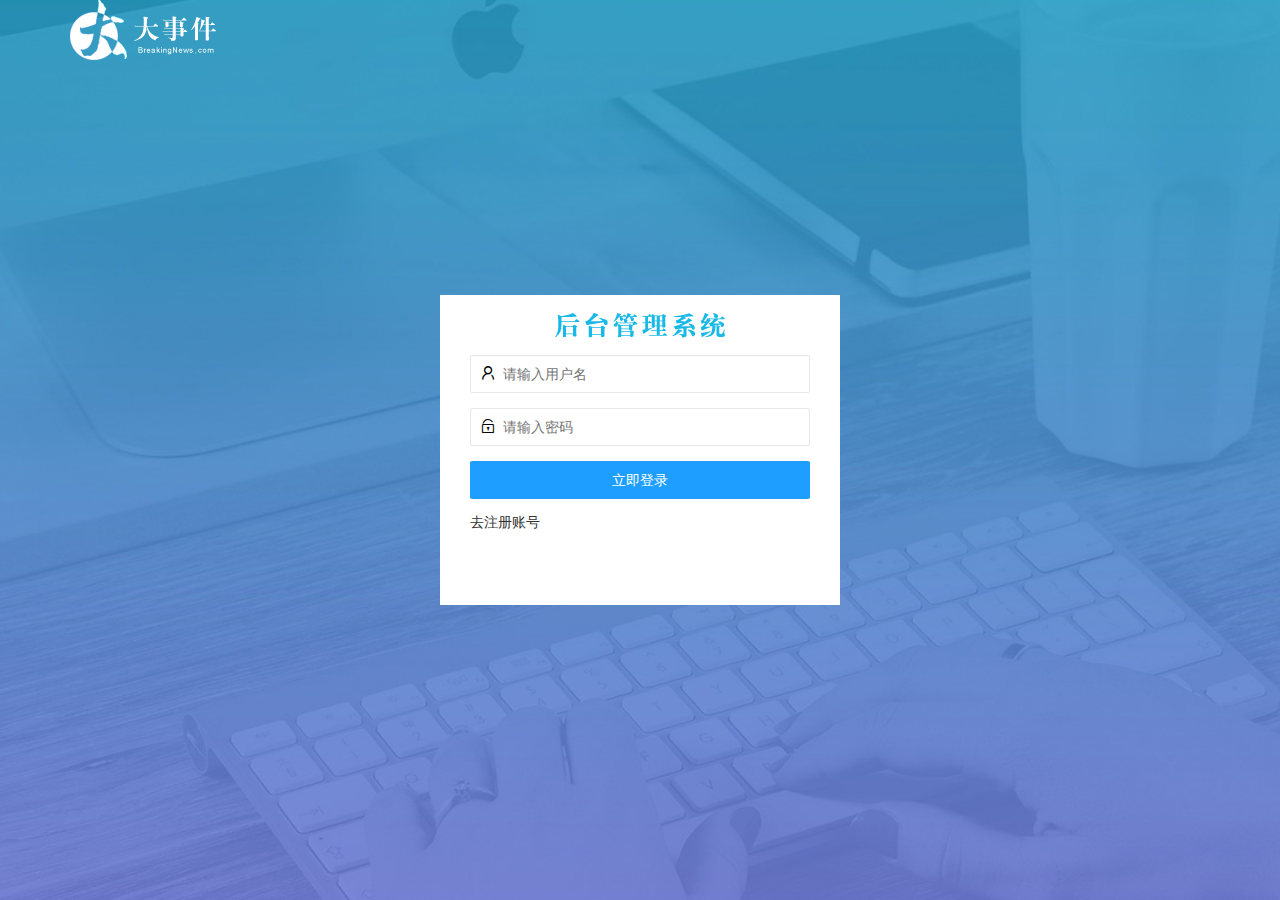
<file: login.html>
<!DOCTYPE html>
<html lang="en">

<head>
    <meta charset="UTF-8">
    <meta http-equiv="X-UA-Compatible" content="IE=edge">
    <meta name="viewport" content="width=device-width, initial-scale=1.0">
    <title>登录页面</title>
    <link rel="stylesheet" href="./assets/css/login.css">
    <!-- 导入layui的样式 -->
    <link rel="stylesheet" href="./assets/lib/layui/css/layui.css">
</head>

<body>
    <!-- 头部的log区 -->
    <div class="layui-main">
        <img src="./assets/images/logo.png" alt="" />
    </div>

    <!-- 登录注册区 -->
    <div class="loginAndRegBox">
        <div class="title-box"></div>
        <!-- 登录的div -->
        <div class="loginBox">
            <!-- 登录的表单 -->
            <form class="layui-form" action="">
                <!-- 用户名 -->
                <div class="layui-form-item">
                    <i class="layui-icon layui-icon-username"></i>

                    <input type="text" name="username" required lay-verify="required" placeholder="请输入用户名" autocomplete="off" class="layui-input">
                </div>
                <!-- 密码 -->
                <div class="layui-form-item">
                    <i class="layui-icon layui-icon-password"></i>
                    <input type="password" name="password" required lay-verify="required|pwd" placeholder="请输入密码" autocomplete="off" class="layui-input">
                </div>

                <!-- 登录按钮 -->
                <div class="layui-form-item">
                    <button class="layui-btn layui-btn-fluid layui-btn-normal" lay-submit>立即登录</button>
                </div>
                <div class="layui-form-item">
                    <a href="javascript:;" id="link_login">去注册账号</a>
                </div>
            </form>

        </div>
        <!-- 注册的div -->
        <div class="regBox">
            <!-- 注册的表单 -->
            <form class="layui-form">
                <!-- 用户名 -->
                <div class="layui-form-item">
                    <i class="layui-icon layui-icon-username"></i>

                    <input type="text" name="username" required lay-verify="required" placeholder="请输入用户名" autocomplete="off" class="layui-input">
                </div>
                <!-- 密码 -->
                <div class="layui-form-item">
                    <i class="layui-icon layui-icon-password"></i>
                    <input type="password" name="password" required lay-verify="required|pwd" placeholder="请输入密码" autocomplete="off" class="layui-input" id="passWord">
                </div>
                <!-- 确认密码 -->
                <div class="layui-form-item">
                    <i class="layui-icon layui-icon-password"></i>
                    <input type="password" name="password" required lay-verify="required|pwd|repwd" placeholder="再次确认入密码" autocomplete="off" class="layui-input" id="rePassWord">
                </div>
                <!-- 注册按钮 -->
                <div class="layui-form-item ">
                    <button class="layui-btn layui-btn-fluid layui-btn-normal" lay-submit>立即注册</button>
                </div>
                <div class="layui-form-item">
                    <a href="javascript:;" id="link_reg">去登录</a>
                </div>
            </form>
        </div>
    </div>
    <script src="./assets/lib/jquery.js"></script>
    <script src="./assets/js/baseAPI.js"></script>
    <script src="./assets/js/login.js"></script>
    <script src="./assets/lib/layui/layui.all.js"></script>
</body>

</html>
</file>
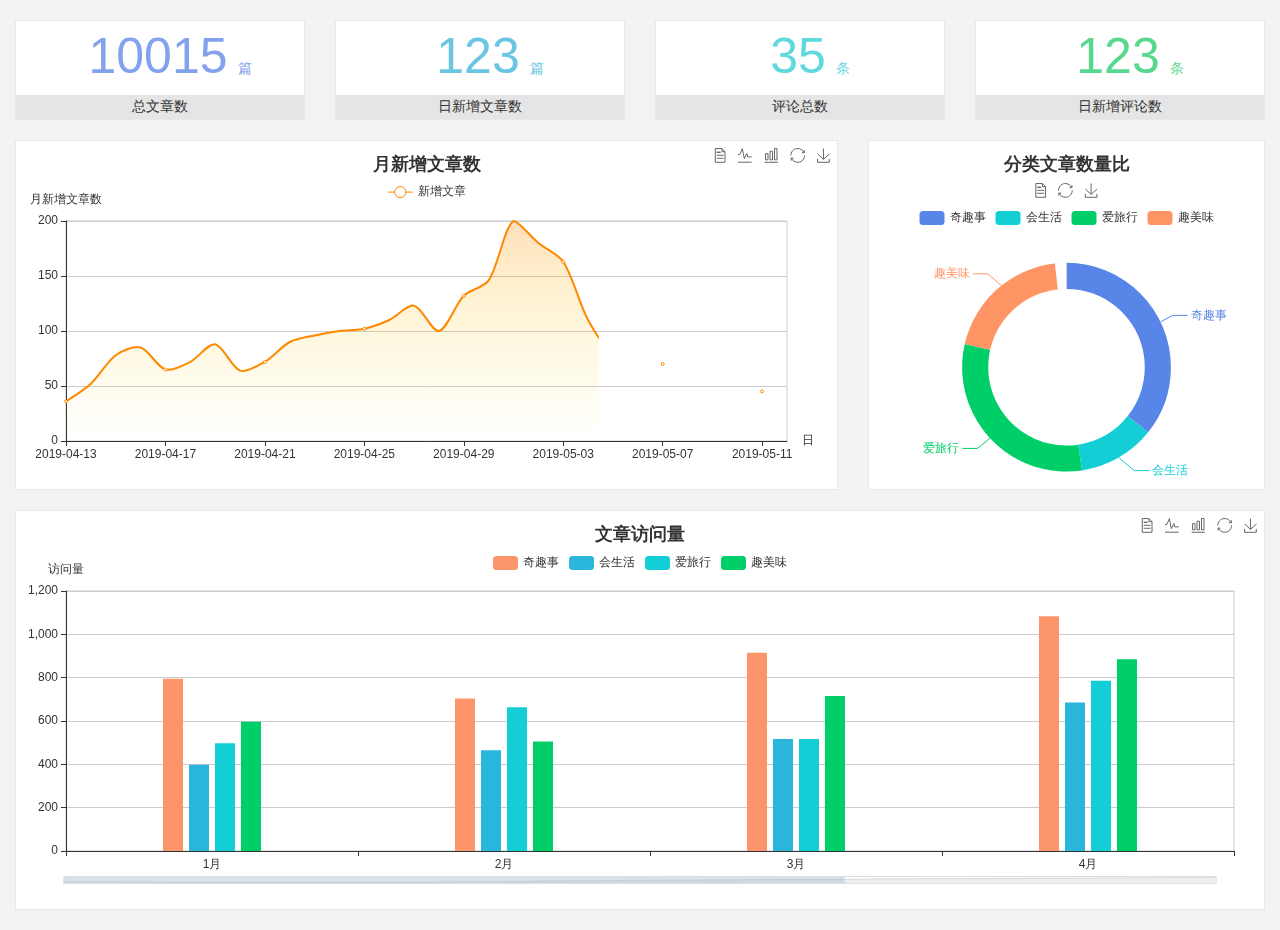
<file: home/dashboard.html>
<!DOCTYPE html>
<html lang="en">

<head>
  <meta charset="UTF-8">
  <meta name="viewport" content="width=device-width, initial-scale=1.0">
  <meta http-equiv="X-UA-Compatible" content="ie=edge">
  <title>图表统计</title>
  <link rel="stylesheet" href="../../assets/lib/bootstrap.css" />
  <link rel="stylesheet" href="../../assets/lib/main.css" />
  <script src="../../assets/lib/jquery.js"></script>
  <script type="text/javascript" src="../../assets/lib/echarts.min.js"></script>
</head>

<body>
  <div class="container-fluid">
    <div class="row spannel_list">
      <div class="col-sm-3 col-xs-6">
        <div class="spannel">
          <em>10015</em><span>篇</span>
          <b>总文章数</b>
        </div>
      </div>
      <div class="col-sm-3 col-xs-6">
        <div class="spannel scolor01">
          <em>123</em><span>篇</span>
          <b>日新增文章数</b>
        </div>
      </div>
      <div class="col-sm-3 col-xs-6">
        <div class="spannel scolor02">
          <em>35</em><span>条</span>
          <b>评论总数</b>
        </div>
      </div>
      <div class="col-sm-3 col-xs-6">
        <div class="spannel scolor03">
          <em>123</em><span>条</span>
          <b>日新增评论数</b>
        </div>
      </div>
    </div>
  </div>

  <div class="container-fluid">
    <div class="row curve-pie">
      <div class="col-lg-8 col-md-8">
        <div class="gragh_pannel" id="curve_show"></div>
      </div>
      <div class="col-lg-4 col-md-4">
        <div class="gragh_pannel" id="pie_show"></div>
      </div>
    </div>
  </div>

  <div class="container-fluid">
    <div class="column_pannel" id="column_show"></div>
  </div>

  <script>
    var oChart = echarts.init(document.getElementById('curve_show'));
    var aList_all = [
      { 'count': 36, 'date': '2019-04-13' },
      { 'count': 52, 'date': '2019-04-14' },
      { 'count': 78, 'date': '2019-04-15' },
      { 'count': 85, 'date': '2019-04-16' },
      { 'count': 65, 'date': '2019-04-17' },
      { 'count': 72, 'date': '2019-04-18' },
      { 'count': 88, 'date': '2019-04-19' },
      { 'count': 64, 'date': '2019-04-20' },
      { 'count': 72, 'date': '2019-04-21' },
      { 'count': 90, 'date': '2019-04-22' },
      { 'count': 96, 'date': '2019-04-23' },
      { 'count': 100, 'date': '2019-04-24' },
      { 'count': 102, 'date': '2019-04-25' },
      { 'count': 110, 'date': '2019-04-26' },
      { 'count': 123, 'date': '2019-04-27' },
      { 'count': 100, 'date': '2019-04-28' },
      { 'count': 132, 'date': '2019-04-29' },
      { 'count': 146, 'date': '2019-04-30' },
      { 'count': 200, 'date': '2019-05-01' },
      { 'count': 180, 'date': '2019-05-02' },
      { 'count': 163, 'date': '2019-05-03' },
      { 'count': 110, 'date': '2019-05-04' },
      { 'count': 80, 'date': '2019-05-05' },
      { 'count': 82, 'date': '2019-05-06' },
      { 'count': 70, 'date': '2019-05-07' },
      { 'count': 65, 'date': '2019-05-08' },
      { 'count': 54, 'date': '2019-05-09' },
      { 'count': 40, 'date': '2019-05-10' },
      { 'count': 45, 'date': '2019-05-11' },
      { 'count': 38, 'date': '2019-05-12' },
    ];

    let aCount = [];
    let aDate = [];

    for (var i = 0; i < aList_all.length; i++) {
      aCount.push(aList_all[i].count);
      aDate.push(aList_all[i].date);
    }

    var chartopt = {
      title: {
        text: '月新增文章数',
        left: 'center',
        top: '10'
      },
      tooltip: {
        trigger: 'axis'
      },
      legend: {
        data: ['新增文章'],
        top: '40'
      },
      toolbox: {
        show: true,
        feature: {
          mark: { show: true },
          dataView: { show: true, readOnly: false },
          magicType: { show: true, type: ['line', 'bar'] },
          restore: { show: true },
          saveAsImage: { show: true }
        }
      },
      calculable: true,
      xAxis: [
        {
          name: '日',
          type: 'category',
          boundaryGap: false,
          data: aDate
        }
      ],
      yAxis: [
        {
          name: '月新增文章数',
          type: 'value'
        }
      ],
      series: [
        {
          name: '新增文章',
          type: 'line',
          smooth: true,
          itemStyle: { normal: { areaStyle: { type: 'default' }, color: '#f80' }, lineStyle: { color: '#f80' } },
          data: aCount
        }],
      areaStyle: {
        normal: {
          color: new echarts.graphic.LinearGradient(0, 0, 0, 1, [{
            offset: 0,
            color: 'rgba(255,136,0,0.39)'
          }, {
            offset: .34,
            color: 'rgba(255,180,0,0.25)'
          }, {
            offset: 1,
            color: 'rgba(255,222,0,0.00)'
          }])

        }
      },
      grid: {
        show: true,
        x: 50,
        x2: 50,
        y: 80,
        height: 220
      }
    };

    oChart.setOption(chartopt);


    var oPie = echarts.init(document.getElementById('pie_show'));
    var oPieopt =
    {
      title: {
        top: 10,
        text: '分类文章数量比',
        x: 'center'
      },
      tooltip: {
        trigger: 'item',
        formatter: "{a} <br/>{b} : {c} ({d}%)"
      },
      color: ['#5885e8', '#13cfd5', '#00ce68', '#ff9565'],
      legend: {
        x: 'center',
        top: 65,
        data: ['奇趣事', '会生活', '爱旅行', '趣美味']
      },
      toolbox: {
        show: true,
        x: 'center',
        top: 35,
        feature: {
          mark: { show: true },
          dataView: { show: true, readOnly: false },
          magicType: {
            show: true,
            type: ['pie', 'funnel'],
            option: {
              funnel: {
                x: '25%',
                width: '50%',
                funnelAlign: 'left',
                max: 1548
              }
            }
          },
          restore: { show: true },
          saveAsImage: { show: true }
        }
      },
      calculable: true,
      series: [
        {
          name: '访问来源',
          type: 'pie',
          radius: ['45%', '60%'],
          center: ['50%', '65%'],
          data: [
            { value: 300, name: '奇趣事' },
            { value: 100, name: '会生活' },
            { value: 260, name: '爱旅行' },
            { value: 180, name: '趣美味' }
          ]
        }
      ]
    };
    oPie.setOption(oPieopt);



    var oColumn = this.echarts.init(document.getElementById('column_show'));
    var oColumnopt =
    {
      title: {
        text: '文章访问量',
        left: 'center',
        top: '10'
      },
      tooltip: {
        trigger: 'axis'
      },
      legend: {
        data: ['奇趣事', '会生活', '爱旅行', '趣美味'],
        top: '40'
      },
      toolbox: {
        show: true,
        feature: {
          mark: { show: true },
          dataView: { show: true, readOnly: false },
          magicType: { show: true, type: ['line', 'bar'] },
          restore: { show: true },
          saveAsImage: { show: true }
        }
      },
      calculable: true,
      xAxis: [
        {
          type: 'category',
          data: ['1月', '2月', '3月', '4月', '5月']
        }
      ],
      yAxis: [
        {
          name: '访问量',
          type: 'value'
        }
      ],
      series: [
        {
          name: '奇趣事',
          type: 'bar',
          barWidth: 20,
          itemStyle: {
            normal: { areaStyle: { type: 'default' }, color: '#fd956a' }
          },
          data: [800, 708, 920, 1090, 1200]
        },
        {
          name: '会生活',
          type: 'bar',
          barWidth: 20,
          itemStyle: {
            normal: { areaStyle: { type: 'default' }, color: '#2bb6db' }
          },
          data: [400, 468, 520, 690, 800]
        },
        {
          name: '爱旅行',
          type: 'bar',
          barWidth: 20,
          itemStyle: {
            normal: { areaStyle: { type: 'default' }, color: '#13cfd5' }
          },
          data: [500, 668, 520, 790, 900]
        },
        {
          name: '趣美味',
          type: 'bar',
          barWidth: 20,
          itemStyle: {
            normal: { areaStyle: { type: 'default' }, color: '#00ce68' }
          },
          data: [600, 508, 720, 890, 1000]
        }
      ],
      grid: {
        show: true,
        x: 50,
        x2: 30,
        y: 80,
        height: 260
      },
      dataZoom: [//给x轴设置滚动条
        {
          start: 0,//默认为0
          end: 100 - 1000 / 31,//默认为100
          type: 'slider',
          show: true,
          xAxisIndex: [0],
          handleSize: 0,//滑动条的 左右2个滑动条的大小
          height: 8,//组件高度
          left: 45, //左边的距离
          right: 50,//右边的距离
          bottom: 26,//右边的距离
          handleColor: '#ddd',//h滑动图标的颜色
          handleStyle: {
            borderColor: "#cacaca",
            borderWidth: "1",
            shadowBlur: 2,
            background: "#ddd",
            shadowColor: "#ddd",
          }
        }]
    };
    oColumn.setOption(oColumnopt);
  </script>
</body>

</html>
</file>
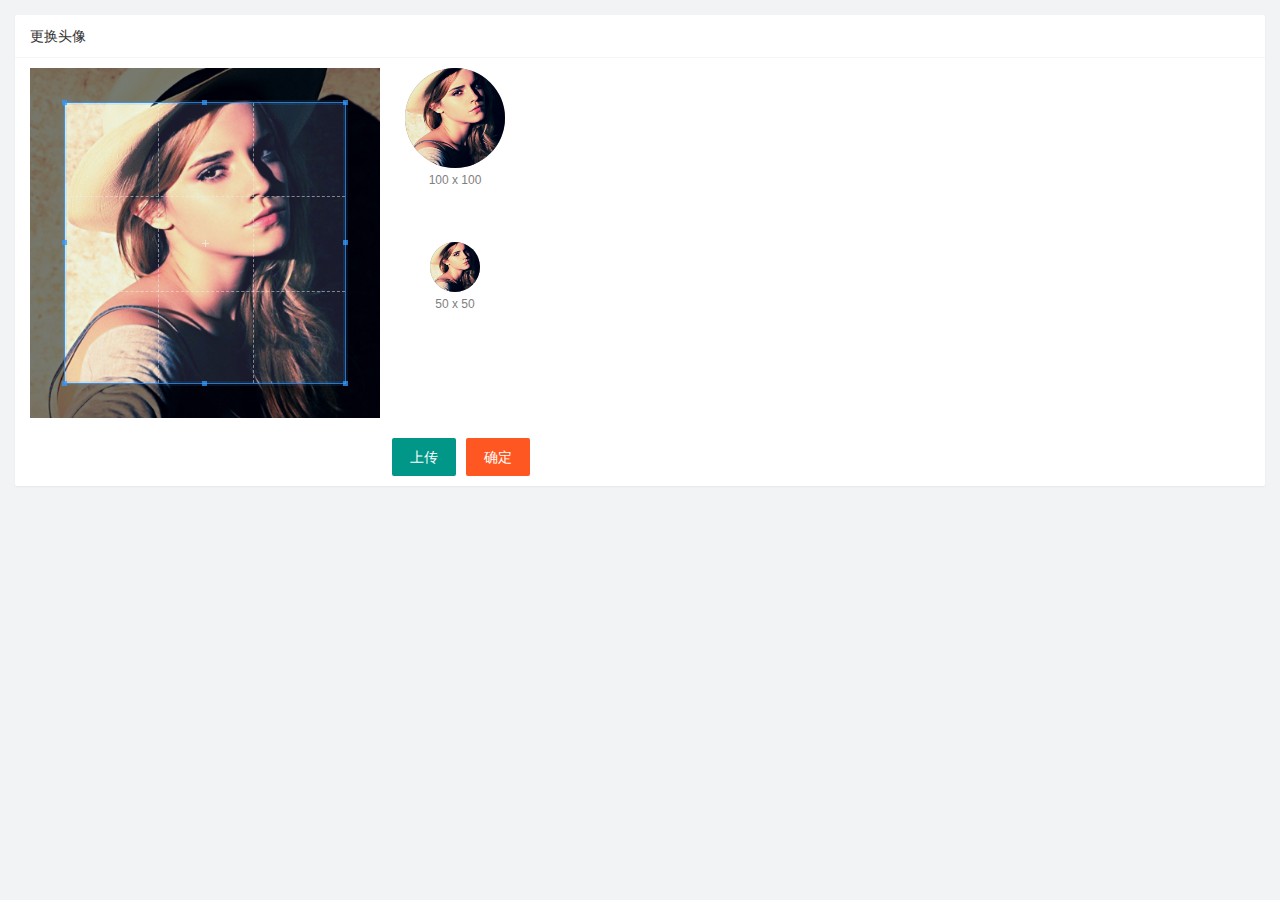
<file: user/user_avatar.html>
<!DOCTYPE html>
<html lang="en">
  <head>
    <meta charset="UTF-8" />
    <meta name="viewport" content="width=device-width, initial-scale=1.0" />
    <title>Document</title>
    <link rel="stylesheet" href="/assets/lib/layui/css/layui.css" />
    <link rel="stylesheet" href="/assets/lib/cropper/cropper.css" />
    <link rel="stylesheet" href="/assets/css/user/user_avatar.css" />
  </head>
  <body>
    <!-- 卡片区域 -->
    <div class="layui-card">
      <div class="layui-card-header">更换头像</div>
      <div class="layui-card-body">
        <!-- 第一行的图片裁剪和预览区域 -->
        <div class="row1">
          <!-- 图片裁剪区域 -->
          <div class="cropper-box">
            <!-- 这个 img 标签很重要，将来会把它初始化为裁剪区域 -->
            <img id="image" src="/assets/images/sample.jpg" />
          </div>
          <!-- 图片的预览区域 -->
          <div class="preview-box">
            <div>
              <!-- 宽高为 100px 的预览区域 -->
              <div class="img-preview w100"></div>
              <p class="size">100 x 100</p>
            </div>
            <div>
              <!-- 宽高为 50px 的预览区域 -->
              <div class="img-preview w50"></div>
              <p class="size">50 x 50</p>
            </div>
          </div>
        </div>

        <!-- 第二行的按钮区域 -->
        <div class="row2">
          <!-- 通过 accept 属性，可以指定，允许用户选择什么类型的文件 -->
          <input type="file" id="file" accept="image/png,image/jpeg" />
          <button type="button" class="layui-btn" id="btnChooseImage">上传</button>
          <button type="button" class="layui-btn layui-btn-danger" id="btnUpload">确定</button>
        </div>
      </div>
    </div>

    <script src="/assets/lib/layui/layui.all.js"></script>
    <script src="/assets/lib/jquery.js"></script>
    <script src="/assets/lib/cropper/Cropper.js"></script>
    <script src="/assets/lib/cropper/jquery-cropper.js"></script>
    <script src="/assets/js/baseAPI.js"></script>
    <script src="/assets/js/user/user_avatar.js"></script>
  </body>
</html>
</file>
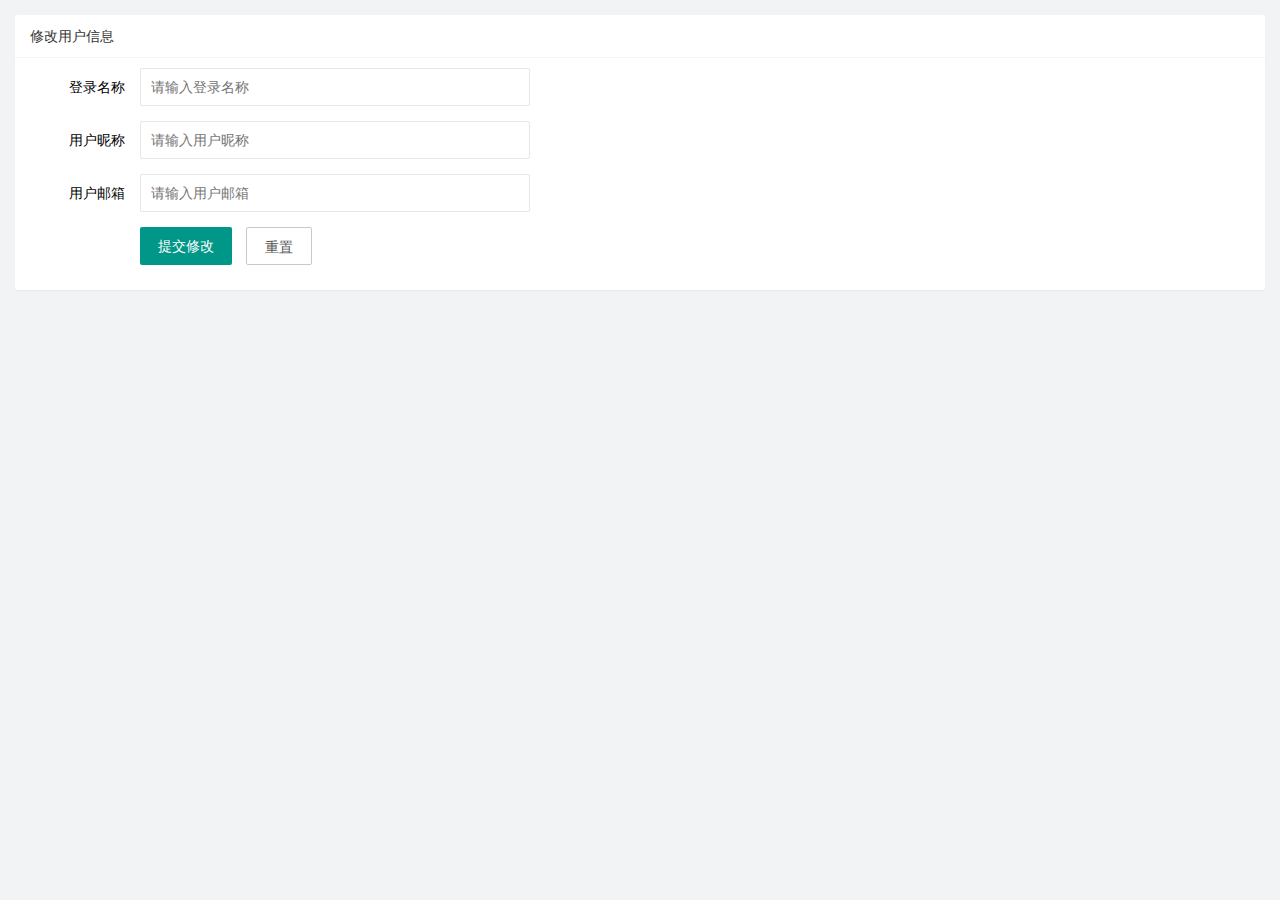
<file: user/user_info.html>
<!DOCTYPE html>
<html lang="en">

<head>
    <meta charset="UTF-8" />
    <meta name="viewport" content="width=device-width, initial-scale=1.0" />
    <title>Document</title>
    <!-- 导入 layui 的样式 -->
    <link rel="stylesheet" href="/assets/lib/layui/css/layui.css" />
    <!-- 导入自己的样式 -->
    <link rel="stylesheet" href="/assets/css/user/user_info.css" />
</head>

<body>
    <!-- 卡片区域 -->
    <div class="layui-card">
        <div class="layui-card-header">修改用户信息</div>
        <div class="layui-card-body">
            <!-- form 表单区域 -->
            <form class="layui-form" lay-filter="formUserInfo">
                <!-- 这是隐藏域 -->
                <input type="hidden" name="id" value="" id="id" />
                <div class="layui-form-item">
                    <label class="layui-form-label">登录名称</label>
                    <div class="layui-input-block">
                        <input type="text" name="username" required lay-verify="required" placeholder="请输入登录名称" autocomplete="off" class="layui-input" readonly id="username" />
                    </div>
                </div>
                <div class="layui-form-item">
                    <label class="layui-form-label">用户昵称</label>
                    <div class="layui-input-block">
                        <input type="text" name="nickname" required lay-verify="required|nickname" placeholder="请输入用户昵称" autocomplete="off" class="layui-input" id="nickname" />
                    </div>
                </div>
                <div class="layui-form-item">
                    <label class="layui-form-label">用户邮箱</label>
                    <div class="layui-input-block">
                        <input type="email" name="email" required lay-verify="required|email" placeholder="请输入用户邮箱" autocomplete="off" class="layui-input" id="email" />
                    </div>
                </div>
                <div class="layui-form-item">
                    <div class="layui-input-block">
                        <button class="layui-btn" lay-submit lay-filter="formDemo">提交修改</button>
                        <button type="reset" class="layui-btn layui-btn-primary" id="btnReset">重置</button>
                    </div>
                </div>
            </form>
        </div>
    </div>

    <!-- 导入 layui 的 js -->
    <script src="/assets/lib/layui/layui.all.js"></script>
    <!-- 导入 jquery -->
    <script src="/assets/lib/jquery.js"></script>
    <!-- 导入 baseAPI -->
    <script src="/assets/js/baseAPI.js"></script>
    <!-- 导入自己的 js -->
    <script src="/assets/js/user/user_info.js"></script>
</body>

</html>
</file>
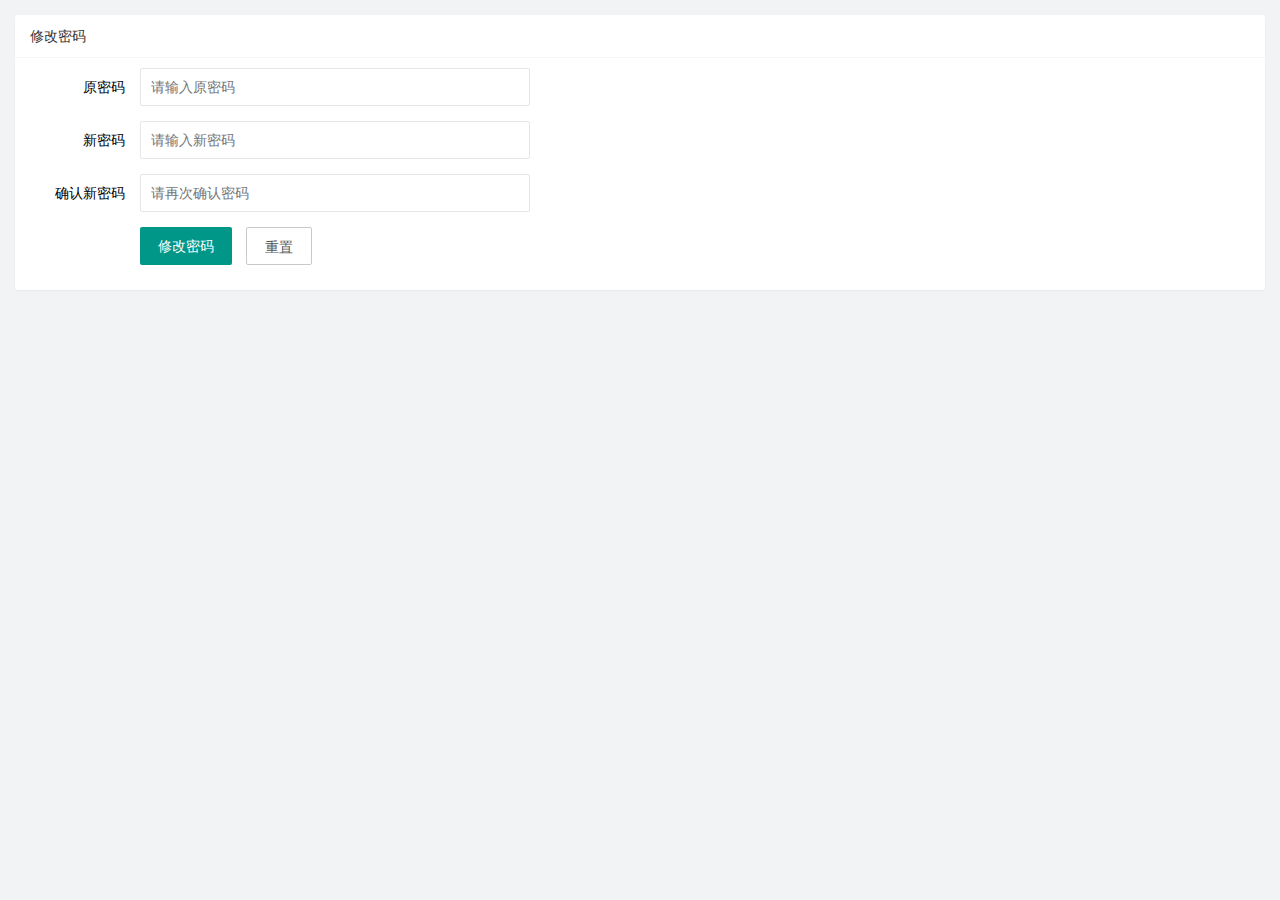
<file: user/user_pwd.html>
<!DOCTYPE html>
<html lang="en">

<head>
    <meta charset="UTF-8" />
    <meta name="viewport" content="width=device-width, initial-scale=1.0" />
    <title>Document</title>
    <link rel="stylesheet" href="/assets/lib/layui/css/layui.css" />
    <link rel="stylesheet" href="/assets/css/user/user_pwd.css" />
</head>

<body>
    <!-- 卡片区域 -->
    <div class="layui-card">
        <div class="layui-card-header">修改密码</div>
        <div class="layui-card-body">
            <form class="layui-form">
                <div class="layui-form-item">
                    <label class="layui-form-label">原密码</label>
                    <div class="layui-input-block">
                        <input type="password" name="oldPwd" required lay-verify="required|pwd" placeholder="请输入原密码" autocomplete="off" class="layui-input" />
                    </div>
                </div>
                <div class="layui-form-item">
                    <label class="layui-form-label">新密码</label>
                    <div class="layui-input-block">
                        <input type="password" name="newPwd" required lay-verify="required|pwd|samePwd" placeholder="请输入新密码" autocomplete="off" class="layui-input" />
                    </div>
                </div>
                <div class="layui-form-item">
                    <label class="layui-form-label">确认新密码</label>
                    <div class="layui-input-block">
                        <input type="password" name="rePwd" required lay-verify="required|pwd|rePwd" placeholder="请再次确认密码" autocomplete="off" class="layui-input" />
                    </div>
                </div>
                <div class="layui-form-item">
                    <div class="layui-input-block">
                        <button class="layui-btn changePwd" lay-submit lay-filter="formDemo">修改密码</button>
                        <button type="reset" class="layui-btn layui-btn-primary">重置</button>
                    </div>
                </div>
            </form>
        </div>
    </div>

    <!-- 导入 layui 的 js -->
    <script src="/assets/lib/layui/layui.all.js"></script>
    <!-- 导入 jQuery -->
    <script src="/assets/lib/jquery.js"></script>
    <!-- 导入 baseAPI -->
    <script src="/assets/js/baseAPI.js"></script>
    <!-- 导入自己的 js -->
    <script src="/assets/js/user/user_pwd.js"></script>
</body>

</html>
</file>
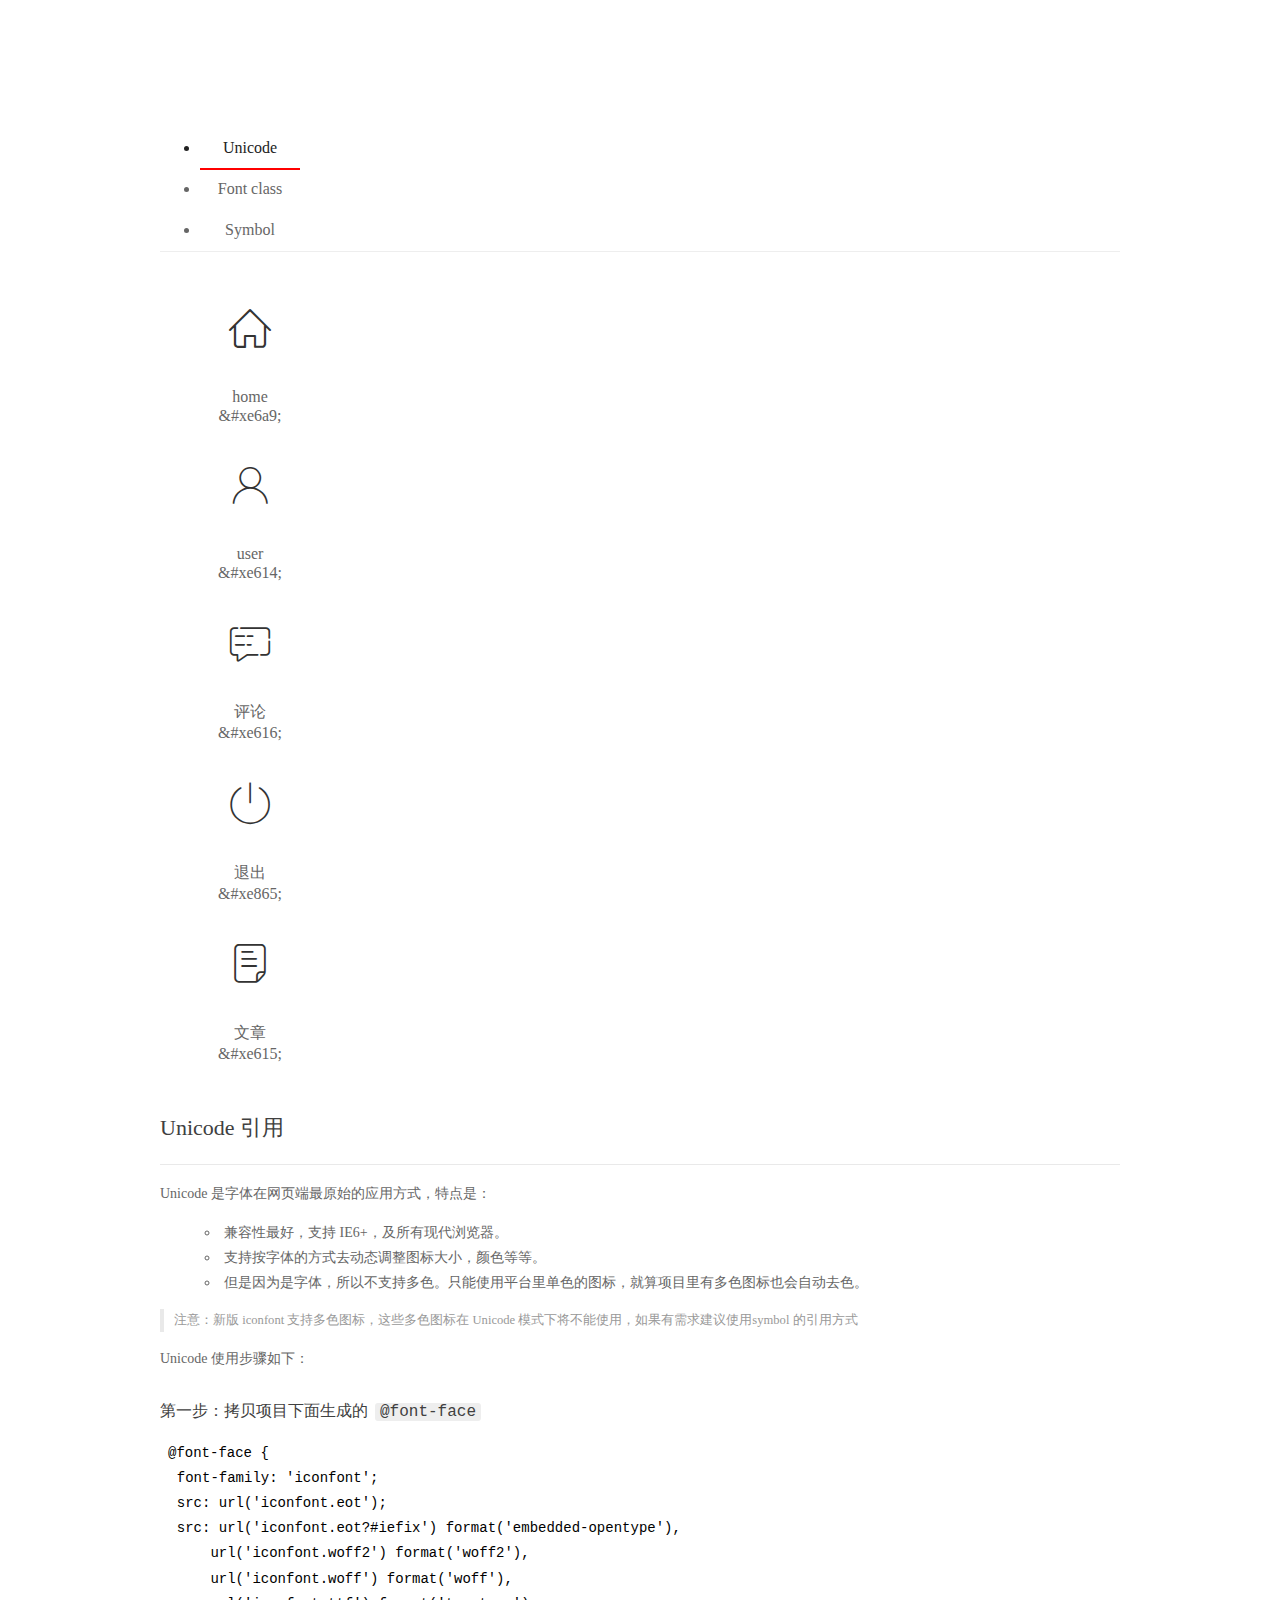
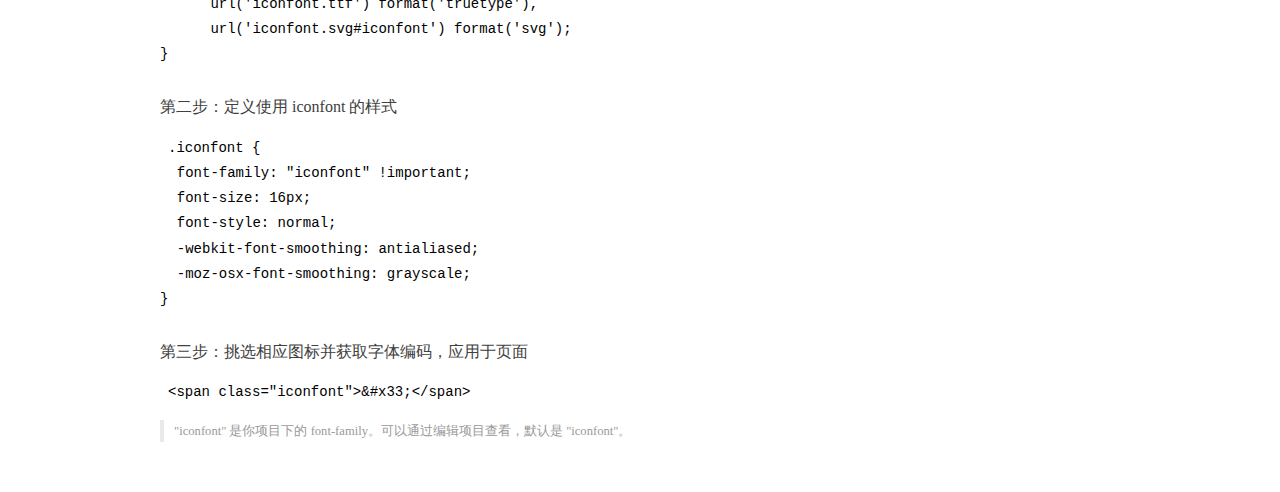
<file: assets/fonts/demo_index.html>
<!DOCTYPE html>
<html>
<head>
  <meta charset="utf-8"/>
  <title>IconFont Demo</title>
  <link rel="shortcut icon" href="https://gtms04.alicdn.com/tps/i4/TB1_oz6GVXXXXaFXpXXJDFnIXXX-64-64.ico" type="image/x-icon"/>
  <link rel="stylesheet" href="https://g.alicdn.com/thx/cube/1.3.2/cube.min.css">
  <link rel="stylesheet" href="demo.css">
  <link rel="stylesheet" href="iconfont.css">
  <script src="iconfont.js"></script>
  <!-- jQuery -->
  <script src="https://a1.alicdn.com/oss/uploads/2018/12/26/7bfddb60-08e8-11e9-9b04-53e73bb6408b.js"></script>
  <!-- 代码高亮 -->
  <script src="https://a1.alicdn.com/oss/uploads/2018/12/26/a3f714d0-08e6-11e9-8a15-ebf944d7534c.js"></script>
</head>
<body>
  <div class="main">
    <h1 class="logo"><a href="https://www.iconfont.cn/" title="iconfont 首页" target="_blank">&#xe86b;</a></h1>
    <div class="nav-tabs">
      <ul id="tabs" class="dib-box">
        <li class="dib active"><span>Unicode</span></li>
        <li class="dib"><span>Font class</span></li>
        <li class="dib"><span>Symbol</span></li>
      </ul>
      
    </div>
    <div class="tab-container">
      <div class="content unicode" style="display: block;">
          <ul class="icon_lists dib-box">
          
            <li class="dib">
              <span class="icon iconfont">&#xe6a9;</span>
                <div class="name">home</div>
                <div class="code-name">&amp;#xe6a9;</div>
              </li>
          
            <li class="dib">
              <span class="icon iconfont">&#xe614;</span>
                <div class="name">user</div>
                <div class="code-name">&amp;#xe614;</div>
              </li>
          
            <li class="dib">
              <span class="icon iconfont">&#xe616;</span>
                <div class="name">评论</div>
                <div class="code-name">&amp;#xe616;</div>
              </li>
          
            <li class="dib">
              <span class="icon iconfont">&#xe865;</span>
                <div class="name">退出</div>
                <div class="code-name">&amp;#xe865;</div>
              </li>
          
            <li class="dib">
              <span class="icon iconfont">&#xe615;</span>
                <div class="name">文章</div>
                <div class="code-name">&amp;#xe615;</div>
              </li>
          
          </ul>
          <div class="article markdown">
          <h2 id="unicode-">Unicode 引用</h2>
          <hr>

          <p>Unicode 是字体在网页端最原始的应用方式，特点是：</p>
          <ul>
            <li>兼容性最好，支持 IE6+，及所有现代浏览器。</li>
            <li>支持按字体的方式去动态调整图标大小，颜色等等。</li>
            <li>但是因为是字体，所以不支持多色。只能使用平台里单色的图标，就算项目里有多色图标也会自动去色。</li>
          </ul>
          <blockquote>
            <p>注意：新版 iconfont 支持多色图标，这些多色图标在 Unicode 模式下将不能使用，如果有需求建议使用symbol 的引用方式</p>
          </blockquote>
          <p>Unicode 使用步骤如下：</p>
          <h3 id="-font-face">第一步：拷贝项目下面生成的 <code>@font-face</code></h3>
<pre><code class="language-css"
>@font-face {
  font-family: 'iconfont';
  src: url('iconfont.eot');
  src: url('iconfont.eot?#iefix') format('embedded-opentype'),
      url('iconfont.woff2') format('woff2'),
      url('iconfont.woff') format('woff'),
      url('iconfont.ttf') format('truetype'),
      url('iconfont.svg#iconfont') format('svg');
}
</code></pre>
          <h3 id="-iconfont-">第二步：定义使用 iconfont 的样式</h3>
<pre><code class="language-css"
>.iconfont {
  font-family: "iconfont" !important;
  font-size: 16px;
  font-style: normal;
  -webkit-font-smoothing: antialiased;
  -moz-osx-font-smoothing: grayscale;
}
</code></pre>
          <h3 id="-">第三步：挑选相应图标并获取字体编码，应用于页面</h3>
<pre>
<code class="language-html"
>&lt;span class="iconfont"&gt;&amp;#x33;&lt;/span&gt;
</code></pre>
          <blockquote>
            <p>"iconfont" 是你项目下的 font-family。可以通过编辑项目查看，默认是 "iconfont"。</p>
          </blockquote>
          </div>
      </div>
      <div class="content font-class">
        <ul class="icon_lists dib-box">
          
          <li class="dib">
            <span class="icon iconfont icon-home"></span>
            <div class="name">
              home
            </div>
            <div class="code-name">.icon-home
            </div>
          </li>
          
          <li class="dib">
            <span class="icon iconfont icon-user"></span>
            <div class="name">
              user
            </div>
            <div class="code-name">.icon-user
            </div>
          </li>
          
          <li class="dib">
            <span class="icon iconfont icon-pinglun"></span>
            <div class="name">
              评论
            </div>
            <div class="code-name">.icon-pinglun
            </div>
          </li>
          
          <li class="dib">
            <span class="icon iconfont icon-tuichu"></span>
            <div class="name">
              退出
            </div>
            <div class="code-name">.icon-tuichu
            </div>
          </li>
          
          <li class="dib">
            <span class="icon iconfont icon-16"></span>
            <div class="name">
              文章
            </div>
            <div class="code-name">.icon-16
            </div>
          </li>
          
        </ul>
        <div class="article markdown">
        <h2 id="font-class-">font-class 引用</h2>
        <hr>

        <p>font-class 是 Unicode 使用方式的一种变种，主要是解决 Unicode 书写不直观，语意不明确的问题。</p>
        <p>与 Unicode 使用方式相比，具有如下特点：</p>
        <ul>
          <li>兼容性良好，支持 IE8+，及所有现代浏览器。</li>
          <li>相比于 Unicode 语意明确，书写更直观。可以很容易分辨这个 icon 是什么。</li>
          <li>因为使用 class 来定义图标，所以当要替换图标时，只需要修改 class 里面的 Unicode 引用。</li>
          <li>不过因为本质上还是使用的字体，所以多色图标还是不支持的。</li>
        </ul>
        <p>使用步骤如下：</p>
        <h3 id="-fontclass-">第一步：引入项目下面生成的 fontclass 代码：</h3>
<pre><code class="language-html">&lt;link rel="stylesheet" href="./iconfont.css"&gt;
</code></pre>
        <h3 id="-">第二步：挑选相应图标并获取类名，应用于页面：</h3>
<pre><code class="language-html">&lt;span class="iconfont icon-xxx"&gt;&lt;/span&gt;
</code></pre>
        <blockquote>
          <p>"
            iconfont" 是你项目下的 font-family。可以通过编辑项目查看，默认是 "iconfont"。</p>
        </blockquote>
      </div>
      </div>
      <div class="content symbol">
          <ul class="icon_lists dib-box">
          
            <li class="dib">
                <svg class="icon svg-icon" aria-hidden="true">
                  <use xlink:href="#icon-home"></use>
                </svg>
                <div class="name">home</div>
                <div class="code-name">#icon-home</div>
            </li>
          
            <li class="dib">
                <svg class="icon svg-icon" aria-hidden="true">
                  <use xlink:href="#icon-user"></use>
                </svg>
                <div class="name">user</div>
                <div class="code-name">#icon-user</div>
            </li>
          
            <li class="dib">
                <svg class="icon svg-icon" aria-hidden="true">
                  <use xlink:href="#icon-pinglun"></use>
                </svg>
                <div class="name">评论</div>
                <div class="code-name">#icon-pinglun</div>
            </li>
          
            <li class="dib">
                <svg class="icon svg-icon" aria-hidden="true">
                  <use xlink:href="#icon-tuichu"></use>
                </svg>
                <div class="name">退出</div>
                <div class="code-name">#icon-tuichu</div>
            </li>
          
            <li class="dib">
                <svg class="icon svg-icon" aria-hidden="true">
                  <use xlink:href="#icon-16"></use>
                </svg>
                <div class="name">文章</div>
                <div class="code-name">#icon-16</div>
            </li>
          
          </ul>
          <div class="article markdown">
          <h2 id="symbol-">Symbol 引用</h2>
          <hr>

          <p>这是一种全新的使用方式，应该说这才是未来的主流，也是平台目前推荐的用法。相关介绍可以参考这篇<a href="">文章</a>
            这种用法其实是做了一个 SVG 的集合，与另外两种相比具有如下特点：</p>
          <ul>
            <li>支持多色图标了，不再受单色限制。</li>
            <li>通过一些技巧，支持像字体那样，通过 <code>font-size</code>, <code>color</code> 来调整样式。</li>
            <li>兼容性较差，支持 IE9+，及现代浏览器。</li>
            <li>浏览器渲染 SVG 的性能一般，还不如 png。</li>
          </ul>
          <p>使用步骤如下：</p>
          <h3 id="-symbol-">第一步：引入项目下面生成的 symbol 代码：</h3>
<pre><code class="language-html">&lt;script src="./iconfont.js"&gt;&lt;/script&gt;
</code></pre>
          <h3 id="-css-">第二步：加入通用 CSS 代码（引入一次就行）：</h3>
<pre><code class="language-html">&lt;style&gt;
.icon {
  width: 1em;
  height: 1em;
  vertical-align: -0.15em;
  fill: currentColor;
  overflow: hidden;
}
&lt;/style&gt;
</code></pre>
          <h3 id="-">第三步：挑选相应图标并获取类名，应用于页面：</h3>
<pre><code class="language-html">&lt;svg class="icon" aria-hidden="true"&gt;
  &lt;use xlink:href="#icon-xxx"&gt;&lt;/use&gt;
&lt;/svg&gt;
</code></pre>
          </div>
      </div>

    </div>
  </div>
  <script>
  $(document).ready(function () {
      $('.tab-container .content:first').show()

      $('#tabs li').click(function (e) {
        var tabContent = $('.tab-container .content')
        var index = $(this).index()

        if ($(this).hasClass('active')) {
          return
        } else {
          $('#tabs li').removeClass('active')
          $(this).addClass('active')

          tabContent.hide().eq(index).fadeIn()
        }
      })
    })
  </script>
</body>
</html>
</file>
<file: assets/css/login.css>
body,
html {
    margin: 0;
    padding: 0;
    height: 100%;
    width: 100%;
    background: url(../images/login_bg.jpg) no-repeat center;
    background-size: cover;
}

.loginAndRegBox {
    width: 400px;
    height: 310px;
    background-color: #fff;
    position: absolute;
    left: 50%;
    top: 50%;
    transform: translate(-50%, -50%);
}

.title-box {
    height: 60px;
    background: url(../images/login_title.png) no-repeat center;
}

.regBox {
    display: none;
}

.layui-form {
    padding: 0 30px;
}

.links {
    display: flex;
    justify-content: flex-end;
}

.links a {
    font-size: 12px;
}

.layui-form-item {
    position: relative;
}

.layui-icon {
    position: absolute;
    left: 10px;
    top: 10px;
}

.layui-form-item .layui-input {
    padding-left: 32px;
}
</file>
<file: assets/lib/layui/css/layui.css>
/** layui-v2.5.5 MIT License By https://www.layui.com */
 .layui-inline,img{display:inline-block;vertical-align:middle}h1,h2,h3,h4,h5,h6{font-weight:400}.layui-edge,.layui-header,.layui-inline,.layui-main{position:relative}.layui-body,.layui-edge,.layui-elip{overflow:hidden}.layui-btn,.layui-edge,.layui-inline,img{vertical-align:middle}.layui-btn,.layui-disabled,.layui-icon,.layui-unselect{-moz-user-select:none;-webkit-user-select:none;-ms-user-select:none}.layui-elip,.layui-form-checkbox span,.layui-form-pane .layui-form-label{text-overflow:ellipsis;white-space:nowrap}.layui-breadcrumb,.layui-tree-btnGroup{visibility:hidden}blockquote,body,button,dd,div,dl,dt,form,h1,h2,h3,h4,h5,h6,input,li,ol,p,pre,td,textarea,th,ul{margin:0;padding:0;-webkit-tap-highlight-color:rgba(0,0,0,0)}a:active,a:hover{outline:0}img{border:none}li{list-style:none}table{border-collapse:collapse;border-spacing:0}h4,h5,h6{font-size:100%}button,input,optgroup,option,select,textarea{font-family:inherit;font-size:inherit;font-style:inherit;font-weight:inherit;outline:0}pre{white-space:pre-wrap;white-space:-moz-pre-wrap;white-space:-pre-wrap;white-space:-o-pre-wrap;word-wrap:break-word}body{line-height:24px;font:14px Helvetica Neue,Helvetica,PingFang SC,Tahoma,Arial,sans-serif}hr{height:1px;margin:10px 0;border:0;clear:both}a{color:#333;text-decoration:none}a:hover{color:#777}a cite{font-style:normal;*cursor:pointer}.layui-border-box,.layui-border-box *{box-sizing:border-box}.layui-box,.layui-box *{box-sizing:content-box}.layui-clear{clear:both;*zoom:1}.layui-clear:after{content:'\20';clear:both;*zoom:1;display:block;height:0}.layui-inline{*display:inline;*zoom:1}.layui-edge{display:inline-block;width:0;height:0;border-width:6px;border-style:dashed;border-color:transparent}.layui-edge-top{top:-4px;border-bottom-color:#999;border-bottom-style:solid}.layui-edge-right{border-left-color:#999;border-left-style:solid}.layui-edge-bottom{top:2px;border-top-color:#999;border-top-style:solid}.layui-edge-left{border-right-color:#999;border-right-style:solid}.layui-disabled,.layui-disabled:hover{color:#d2d2d2!important;cursor:not-allowed!important}.layui-circle{border-radius:100%}.layui-show{display:block!important}.layui-hide{display:none!important}@font-face{font-family:layui-icon;src:url(../font/iconfont.eot?v=250);src:url(../font/iconfont.eot?v=250#iefix) format('embedded-opentype'),url(../font/iconfont.woff2?v=250) format('woff2'),url(../font/iconfont.woff?v=250) format('woff'),url(../font/iconfont.ttf?v=250) format('truetype'),url(../font/iconfont.svg?v=250#layui-icon) format('svg')}.layui-icon{font-family:layui-icon!important;font-size:16px;font-style:normal;-webkit-font-smoothing:antialiased;-moz-osx-font-smoothing:grayscale}.layui-icon-reply-fill:before{content:"\e611"}.layui-icon-set-fill:before{content:"\e614"}.layui-icon-menu-fill:before{content:"\e60f"}.layui-icon-search:before{content:"\e615"}.layui-icon-share:before{content:"\e641"}.layui-icon-set-sm:before{content:"\e620"}.layui-icon-engine:before{content:"\e628"}.layui-icon-close:before{content:"\1006"}.layui-icon-close-fill:before{content:"\1007"}.layui-icon-chart-screen:before{content:"\e629"}.layui-icon-star:before{content:"\e600"}.layui-icon-circle-dot:before{content:"\e617"}.layui-icon-chat:before{content:"\e606"}.layui-icon-release:before{content:"\e609"}.layui-icon-list:before{content:"\e60a"}.layui-icon-chart:before{content:"\e62c"}.layui-icon-ok-circle:before{content:"\1005"}.layui-icon-layim-theme:before{content:"\e61b"}.layui-icon-table:before{content:"\e62d"}.layui-icon-right:before{content:"\e602"}.layui-icon-left:before{content:"\e603"}.layui-icon-cart-simple:before{content:"\e698"}.layui-icon-face-cry:before{content:"\e69c"}.layui-icon-face-smile:before{content:"\e6af"}.layui-icon-survey:before{content:"\e6b2"}.layui-icon-tree:before{content:"\e62e"}.layui-icon-upload-circle:before{content:"\e62f"}.layui-icon-add-circle:before{content:"\e61f"}.layui-icon-download-circle:before{content:"\e601"}.layui-icon-templeate-1:before{content:"\e630"}.layui-icon-util:before{content:"\e631"}.layui-icon-face-surprised:before{content:"\e664"}.layui-icon-edit:before{content:"\e642"}.layui-icon-speaker:before{content:"\e645"}.layui-icon-down:before{content:"\e61a"}.layui-icon-file:before{content:"\e621"}.layui-icon-layouts:before{content:"\e632"}.layui-icon-rate-half:before{content:"\e6c9"}.layui-icon-add-circle-fine:before{content:"\e608"}.layui-icon-prev-circle:before{content:"\e633"}.layui-icon-read:before{content:"\e705"}.layui-icon-404:before{content:"\e61c"}.layui-icon-carousel:before{content:"\e634"}.layui-icon-help:before{content:"\e607"}.layui-icon-code-circle:before{content:"\e635"}.layui-icon-water:before{content:"\e636"}.layui-icon-username:before{content:"\e66f"}.layui-icon-find-fill:before{content:"\e670"}.layui-icon-about:before{content:"\e60b"}.layui-icon-location:before{content:"\e715"}.layui-icon-up:before{content:"\e619"}.layui-icon-pause:before{content:"\e651"}.layui-icon-date:before{content:"\e637"}.layui-icon-layim-uploadfile:before{content:"\e61d"}.layui-icon-delete:before{content:"\e640"}.layui-icon-play:before{content:"\e652"}.layui-icon-top:before{content:"\e604"}.layui-icon-friends:before{content:"\e612"}.layui-icon-refresh-3:before{content:"\e9aa"}.layui-icon-ok:before{content:"\e605"}.layui-icon-layer:before{content:"\e638"}.layui-icon-face-smile-fine:before{content:"\e60c"}.layui-icon-dollar:before{content:"\e659"}.layui-icon-group:before{content:"\e613"}.layui-icon-layim-download:before{content:"\e61e"}.layui-icon-picture-fine:before{content:"\e60d"}.layui-icon-link:before{content:"\e64c"}.layui-icon-diamond:before{content:"\e735"}.layui-icon-log:before{content:"\e60e"}.layui-icon-rate-solid:before{content:"\e67a"}.layui-icon-fonts-del:before{content:"\e64f"}.layui-icon-unlink:before{content:"\e64d"}.layui-icon-fonts-clear:before{content:"\e639"}.layui-icon-triangle-r:before{content:"\e623"}.layui-icon-circle:before{content:"\e63f"}.layui-icon-radio:before{content:"\e643"}.layui-icon-align-center:before{content:"\e647"}.layui-icon-align-right:before{content:"\e648"}.layui-icon-align-left:before{content:"\e649"}.layui-icon-loading-1:before{content:"\e63e"}.layui-icon-return:before{content:"\e65c"}.layui-icon-fonts-strong:before{content:"\e62b"}.layui-icon-upload:before{content:"\e67c"}.layui-icon-dialogue:before{content:"\e63a"}.layui-icon-video:before{content:"\e6ed"}.layui-icon-headset:before{content:"\e6fc"}.layui-icon-cellphone-fine:before{content:"\e63b"}.layui-icon-add-1:before{content:"\e654"}.layui-icon-face-smile-b:before{content:"\e650"}.layui-icon-fonts-html:before{content:"\e64b"}.layui-icon-form:before{content:"\e63c"}.layui-icon-cart:before{content:"\e657"}.layui-icon-camera-fill:before{content:"\e65d"}.layui-icon-tabs:before{content:"\e62a"}.layui-icon-fonts-code:before{content:"\e64e"}.layui-icon-fire:before{content:"\e756"}.layui-icon-set:before{content:"\e716"}.layui-icon-fonts-u:before{content:"\e646"}.layui-icon-triangle-d:before{content:"\e625"}.layui-icon-tips:before{content:"\e702"}.layui-icon-picture:before{content:"\e64a"}.layui-icon-more-vertical:before{content:"\e671"}.layui-icon-flag:before{content:"\e66c"}.layui-icon-loading:before{content:"\e63d"}.layui-icon-fonts-i:before{content:"\e644"}.layui-icon-refresh-1:before{content:"\e666"}.layui-icon-rmb:before{content:"\e65e"}.layui-icon-home:before{content:"\e68e"}.layui-icon-user:before{content:"\e770"}.layui-icon-notice:before{content:"\e667"}.layui-icon-login-weibo:before{content:"\e675"}.layui-icon-voice:before{content:"\e688"}.layui-icon-upload-drag:before{content:"\e681"}.layui-icon-login-qq:before{content:"\e676"}.layui-icon-snowflake:before{content:"\e6b1"}.layui-icon-file-b:before{content:"\e655"}.layui-icon-template:before{content:"\e663"}.layui-icon-auz:before{content:"\e672"}.layui-icon-console:before{content:"\e665"}.layui-icon-app:before{content:"\e653"}.layui-icon-prev:before{content:"\e65a"}.layui-icon-website:before{content:"\e7ae"}.layui-icon-next:before{content:"\e65b"}.layui-icon-component:before{content:"\e857"}.layui-icon-more:before{content:"\e65f"}.layui-icon-login-wechat:before{content:"\e677"}.layui-icon-shrink-right:before{content:"\e668"}.layui-icon-spread-left:before{content:"\e66b"}.layui-icon-camera:before{content:"\e660"}.layui-icon-note:before{content:"\e66e"}.layui-icon-refresh:before{content:"\e669"}.layui-icon-female:before{content:"\e661"}.layui-icon-male:before{content:"\e662"}.layui-icon-password:before{content:"\e673"}.layui-icon-senior:before{content:"\e674"}.layui-icon-theme:before{content:"\e66a"}.layui-icon-tread:before{content:"\e6c5"}.layui-icon-praise:before{content:"\e6c6"}.layui-icon-star-fill:before{content:"\e658"}.layui-icon-rate:before{content:"\e67b"}.layui-icon-template-1:before{content:"\e656"}.layui-icon-vercode:before{content:"\e679"}.layui-icon-cellphone:before{content:"\e678"}.layui-icon-screen-full:before{content:"\e622"}.layui-icon-screen-restore:before{content:"\e758"}.layui-icon-cols:before{content:"\e610"}.layui-icon-export:before{content:"\e67d"}.layui-icon-print:before{content:"\e66d"}.layui-icon-slider:before{content:"\e714"}.layui-icon-addition:before{content:"\e624"}.layui-icon-subtraction:before{content:"\e67e"}.layui-icon-service:before{content:"\e626"}.layui-icon-transfer:before{content:"\e691"}.layui-main{width:1140px;margin:0 auto}.layui-header{z-index:1000;height:60px}.layui-header a:hover{transition:all .5s;-webkit-transition:all .5s}.layui-side{position:fixed;left:0;top:0;bottom:0;z-index:999;width:200px;overflow-x:hidden}.layui-side-scroll{position:relative;width:220px;height:100%;overflow-x:hidden}.layui-body{position:absolute;left:200px;right:0;top:0;bottom:0;z-index:998;width:auto;overflow-y:auto;box-sizing:border-box}.layui-layout-body{overflow:hidden}.layui-layout-admin .layui-header{background-color:#23262E}.layui-layout-admin .layui-side{top:60px;width:200px;overflow-x:hidden}.layui-layout-admin .layui-body{position:fixed;top:60px;bottom:44px}.layui-layout-admin .layui-main{width:auto;margin:0 15px}.layui-layout-admin .layui-footer{position:fixed;left:200px;right:0;bottom:0;height:44px;line-height:44px;padding:0 15px;background-color:#eee}.layui-layout-admin .layui-logo{position:absolute;left:0;top:0;width:200px;height:100%;line-height:60px;text-align:center;color:#009688;font-size:16px}.layui-layout-admin .layui-header .layui-nav{background:0 0}.layui-layout-left{position:absolute!important;left:200px;top:0}.layui-layout-right{position:absolute!important;right:0;top:0}.layui-container{position:relative;margin:0 auto;padding:0 15px;box-sizing:border-box}.layui-fluid{position:relative;margin:0 auto;padding:0 15px}.layui-row:after,.layui-row:before{content:'';display:block;clear:both}.layui-col-lg1,.layui-col-lg10,.layui-col-lg11,.layui-col-lg12,.layui-col-lg2,.layui-col-lg3,.layui-col-lg4,.layui-col-lg5,.layui-col-lg6,.layui-col-lg7,.layui-col-lg8,.layui-col-lg9,.layui-col-md1,.layui-col-md10,.layui-col-md11,.layui-col-md12,.layui-col-md2,.layui-col-md3,.layui-col-md4,.layui-col-md5,.layui-col-md6,.layui-col-md7,.layui-col-md8,.layui-col-md9,.layui-col-sm1,.layui-col-sm10,.layui-col-sm11,.layui-col-sm12,.layui-col-sm2,.layui-col-sm3,.layui-col-sm4,.layui-col-sm5,.layui-col-sm6,.layui-col-sm7,.layui-col-sm8,.layui-col-sm9,.layui-col-xs1,.layui-col-xs10,.layui-col-xs11,.layui-col-xs12,.layui-col-xs2,.layui-col-xs3,.layui-col-xs4,.layui-col-xs5,.layui-col-xs6,.layui-col-xs7,.layui-col-xs8,.layui-col-xs9{position:relative;display:block;box-sizing:border-box}.layui-col-xs1,.layui-col-xs10,.layui-col-xs11,.layui-col-xs12,.layui-col-xs2,.layui-col-xs3,.layui-col-xs4,.layui-col-xs5,.layui-col-xs6,.layui-col-xs7,.layui-col-xs8,.layui-col-xs9{float:left}.layui-col-xs1{width:8.33333333%}.layui-col-xs2{width:16.66666667%}.layui-col-xs3{width:25%}.layui-col-xs4{width:33.33333333%}.layui-col-xs5{width:41.66666667%}.layui-col-xs6{width:50%}.layui-col-xs7{width:58.33333333%}.layui-col-xs8{width:66.66666667%}.layui-col-xs9{width:75%}.layui-col-xs10{width:83.33333333%}.layui-col-xs11{width:91.66666667%}.layui-col-xs12{width:100%}.layui-col-xs-offset1{margin-left:8.33333333%}.layui-col-xs-offset2{margin-left:16.66666667%}.layui-col-xs-offset3{margin-left:25%}.layui-col-xs-offset4{margin-left:33.33333333%}.layui-col-xs-offset5{margin-left:41.66666667%}.layui-col-xs-offset6{margin-left:50%}.layui-col-xs-offset7{margin-left:58.33333333%}.layui-col-xs-offset8{margin-left:66.66666667%}.layui-col-xs-offset9{margin-left:75%}.layui-col-xs-offset10{margin-left:83.33333333%}.layui-col-xs-offset11{margin-left:91.66666667%}.layui-col-xs-offset12{margin-left:100%}@media screen and (max-width:768px){.layui-hide-xs{display:none!important}.layui-show-xs-block{display:block!important}.layui-show-xs-inline{display:inline!important}.layui-show-xs-inline-block{display:inline-block!important}}@media screen and (min-width:768px){.layui-container{width:750px}.layui-hide-sm{display:none!important}.layui-show-sm-block{display:block!important}.layui-show-sm-inline{display:inline!important}.layui-show-sm-inline-block{display:inline-block!important}.layui-col-sm1,.layui-col-sm10,.layui-col-sm11,.layui-col-sm12,.layui-col-sm2,.layui-col-sm3,.layui-col-sm4,.layui-col-sm5,.layui-col-sm6,.layui-col-sm7,.layui-col-sm8,.layui-col-sm9{float:left}.layui-col-sm1{width:8.33333333%}.layui-col-sm2{width:16.66666667%}.layui-col-sm3{width:25%}.layui-col-sm4{width:33.33333333%}.layui-col-sm5{width:41.66666667%}.layui-col-sm6{width:50%}.layui-col-sm7{width:58.33333333%}.layui-col-sm8{width:66.66666667%}.layui-col-sm9{width:75%}.layui-col-sm10{width:83.33333333%}.layui-col-sm11{width:91.66666667%}.layui-col-sm12{width:100%}.layui-col-sm-offset1{margin-left:8.33333333%}.layui-col-sm-offset2{margin-left:16.66666667%}.layui-col-sm-offset3{margin-left:25%}.layui-col-sm-offset4{margin-left:33.33333333%}.layui-col-sm-offset5{margin-left:41.66666667%}.layui-col-sm-offset6{margin-left:50%}.layui-col-sm-offset7{margin-left:58.33333333%}.layui-col-sm-offset8{margin-left:66.66666667%}.layui-col-sm-offset9{margin-left:75%}.layui-col-sm-offset10{margin-left:83.33333333%}.layui-col-sm-offset11{margin-left:91.66666667%}.layui-col-sm-offset12{margin-left:100%}}@media screen and (min-width:992px){.layui-container{width:970px}.layui-hide-md{display:none!important}.layui-show-md-block{display:block!important}.layui-show-md-inline{display:inline!important}.layui-show-md-inline-block{display:inline-block!important}.layui-col-md1,.layui-col-md10,.layui-col-md11,.layui-col-md12,.layui-col-md2,.layui-col-md3,.layui-col-md4,.layui-col-md5,.layui-col-md6,.layui-col-md7,.layui-col-md8,.layui-col-md9{float:left}.layui-col-md1{width:8.33333333%}.layui-col-md2{width:16.66666667%}.layui-col-md3{width:25%}.layui-col-md4{width:33.33333333%}.layui-col-md5{width:41.66666667%}.layui-col-md6{width:50%}.layui-col-md7{width:58.33333333%}.layui-col-md8{width:66.66666667%}.layui-col-md9{width:75%}.layui-col-md10{width:83.33333333%}.layui-col-md11{width:91.66666667%}.layui-col-md12{width:100%}.layui-col-md-offset1{margin-left:8.33333333%}.layui-col-md-offset2{margin-left:16.66666667%}.layui-col-md-offset3{margin-left:25%}.layui-col-md-offset4{margin-left:33.33333333%}.layui-col-md-offset5{margin-left:41.66666667%}.layui-col-md-offset6{margin-left:50%}.layui-col-md-offset7{margin-left:58.33333333%}.layui-col-md-offset8{margin-left:66.66666667%}.layui-col-md-offset9{margin-left:75%}.layui-col-md-offset10{margin-left:83.33333333%}.layui-col-md-offset11{margin-left:91.66666667%}.layui-col-md-offset12{margin-left:100%}}@media screen and (min-width:1200px){.layui-container{width:1170px}.layui-hide-lg{display:none!important}.layui-show-lg-block{display:block!important}.layui-show-lg-inline{display:inline!important}.layui-show-lg-inline-block{display:inline-block!important}.layui-col-lg1,.layui-col-lg10,.layui-col-lg11,.layui-col-lg12,.layui-col-lg2,.layui-col-lg3,.layui-col-lg4,.layui-col-lg5,.layui-col-lg6,.layui-col-lg7,.layui-col-lg8,.layui-col-lg9{float:left}.layui-col-lg1{width:8.33333333%}.layui-col-lg2{width:16.66666667%}.layui-col-lg3{width:25%}.layui-col-lg4{width:33.33333333%}.layui-col-lg5{width:41.66666667%}.layui-col-lg6{width:50%}.layui-col-lg7{width:58.33333333%}.layui-col-lg8{width:66.66666667%}.layui-col-lg9{width:75%}.layui-col-lg10{width:83.33333333%}.layui-col-lg11{width:91.66666667%}.layui-col-lg12{width:100%}.layui-col-lg-offset1{margin-left:8.33333333%}.layui-col-lg-offset2{margin-left:16.66666667%}.layui-col-lg-offset3{margin-left:25%}.layui-col-lg-offset4{margin-left:33.33333333%}.layui-col-lg-offset5{margin-left:41.66666667%}.layui-col-lg-offset6{margin-left:50%}.layui-col-lg-offset7{margin-left:58.33333333%}.layui-col-lg-offset8{margin-left:66.66666667%}.layui-col-lg-offset9{margin-left:75%}.layui-col-lg-offset10{margin-left:83.33333333%}.layui-col-lg-offset11{margin-left:91.66666667%}.layui-col-lg-offset12{margin-left:100%}}.layui-col-space1{margin:-.5px}.layui-col-space1>*{padding:.5px}.layui-col-space3{margin:-1.5px}.layui-col-space3>*{padding:1.5px}.layui-col-space5{margin:-2.5px}.layui-col-space5>*{padding:2.5px}.layui-col-space8{margin:-3.5px}.layui-col-space8>*{padding:3.5px}.layui-col-space10{margin:-5px}.layui-col-space10>*{padding:5px}.layui-col-space12{margin:-6px}.layui-col-space12>*{padding:6px}.layui-col-space15{margin:-7.5px}.layui-col-space15>*{padding:7.5px}.layui-col-space18{margin:-9px}.layui-col-space18>*{padding:9px}.layui-col-space20{margin:-10px}.layui-col-space20>*{padding:10px}.layui-col-space22{margin:-11px}.layui-col-space22>*{padding:11px}.layui-col-space25{margin:-12.5px}.layui-col-space25>*{padding:12.5px}.layui-col-space30{margin:-15px}.layui-col-space30>*{padding:15px}.layui-btn,.layui-input,.layui-select,.layui-textarea,.layui-upload-button{outline:0;-webkit-appearance:none;transition:all .3s;-webkit-transition:all .3s;box-sizing:border-box}.layui-elem-quote{margin-bottom:10px;padding:15px;line-height:22px;border-left:5px solid #009688;border-radius:0 2px 2px 0;background-color:#f2f2f2}.layui-quote-nm{border-style:solid;border-width:1px 1px 1px 5px;background:0 0}.layui-elem-field{margin-bottom:10px;padding:0;border-width:1px;border-style:solid}.layui-elem-field legend{margin-left:20px;padding:0 10px;font-size:20px;font-weight:300}.layui-field-title{margin:10px 0 20px;border-width:1px 0 0}.layui-field-box{padding:10px 15px}.layui-field-title .layui-field-box{padding:10px 0}.layui-progress{position:relative;height:6px;border-radius:20px;background-color:#e2e2e2}.layui-progress-bar{position:absolute;left:0;top:0;width:0;max-width:100%;height:6px;border-radius:20px;text-align:right;background-color:#5FB878;transition:all .3s;-webkit-transition:all .3s}.layui-progress-big,.layui-progress-big .layui-progress-bar{height:18px;line-height:18px}.layui-progress-text{position:relative;top:-20px;line-height:18px;font-size:12px;color:#666}.layui-progress-big .layui-progress-text{position:static;padding:0 10px;color:#fff}.layui-collapse{border-width:1px;border-style:solid;border-radius:2px}.layui-colla-content,.layui-colla-item{border-top-width:1px;border-top-style:solid}.layui-colla-item:first-child{border-top:none}.layui-colla-title{position:relative;height:42px;line-height:42px;padding:0 15px 0 35px;color:#333;background-color:#f2f2f2;cursor:pointer;font-size:14px;overflow:hidden}.layui-colla-content{display:none;padding:10px 15px;line-height:22px;color:#666}.layui-colla-icon{position:absolute;left:15px;top:0;font-size:14px}.layui-card{margin-bottom:15px;border-radius:2px;background-color:#fff;box-shadow:0 1px 2px 0 rgba(0,0,0,.05)}.layui-card:last-child{margin-bottom:0}.layui-card-header{position:relative;height:42px;line-height:42px;padding:0 15px;border-bottom:1px solid #f6f6f6;color:#333;border-radius:2px 2px 0 0;font-size:14px}.layui-bg-black,.layui-bg-blue,.layui-bg-cyan,.layui-bg-green,.layui-bg-orange,.layui-bg-red{color:#fff!important}.layui-card-body{position:relative;padding:10px 15px;line-height:24px}.layui-card-body[pad15]{padding:15px}.layui-card-body[pad20]{padding:20px}.layui-card-body .layui-table{margin:5px 0}.layui-card .layui-tab{margin:0}.layui-panel-window{position:relative;padding:15px;border-radius:0;border-top:5px solid #E6E6E6;background-color:#fff}.layui-auxiliar-moving{position:fixed;left:0;right:0;top:0;bottom:0;width:100%;height:100%;background:0 0;z-index:9999999999}.layui-form-label,.layui-form-mid,.layui-form-select,.layui-input-block,.layui-input-inline,.layui-textarea{position:relative}.layui-bg-red{background-color:#FF5722!important}.layui-bg-orange{background-color:#FFB800!important}.layui-bg-green{background-color:#009688!important}.layui-bg-cyan{background-color:#2F4056!important}.layui-bg-blue{background-color:#1E9FFF!important}.layui-bg-black{background-color:#393D49!important}.layui-bg-gray{background-color:#eee!important;color:#666!important}.layui-badge-rim,.layui-colla-content,.layui-colla-item,.layui-collapse,.layui-elem-field,.layui-form-pane .layui-form-item[pane],.layui-form-pane .layui-form-label,.layui-input,.layui-layedit,.layui-layedit-tool,.layui-quote-nm,.layui-select,.layui-tab-bar,.layui-tab-card,.layui-tab-title,.layui-tab-title .layui-this:after,.layui-textarea{border-color:#e6e6e6}.layui-timeline-item:before,hr{background-color:#e6e6e6}.layui-text{line-height:22px;font-size:14px;color:#666}.layui-text h1,.layui-text h2,.layui-text h3{font-weight:500;color:#333}.layui-text h1{font-size:30px}.layui-text h2{font-size:24px}.layui-text h3{font-size:18px}.layui-text a:not(.layui-btn){color:#01AAED}.layui-text a:not(.layui-btn):hover{text-decoration:underline}.layui-text ul{padding:5px 0 5px 15px}.layui-text ul li{margin-top:5px;list-style-type:disc}.layui-text em,.layui-word-aux{color:#999!important;padding:0 5px!important}.layui-btn{display:inline-block;height:38px;line-height:38px;padding:0 18px;background-color:#009688;color:#fff;white-space:nowrap;text-align:center;font-size:14px;border:none;border-radius:2px;cursor:pointer}.layui-btn:hover{opacity:.8;filter:alpha(opacity=80);color:#fff}.layui-btn:active{opacity:1;filter:alpha(opacity=100)}.layui-btn+.layui-btn{margin-left:10px}.layui-btn-container{font-size:0}.layui-btn-container .layui-btn{margin-right:10px;margin-bottom:10px}.layui-btn-container .layui-btn+.layui-btn{margin-left:0}.layui-table .layui-btn-container .layui-btn{margin-bottom:9px}.layui-btn-radius{border-radius:100px}.layui-btn .layui-icon{margin-right:3px;font-size:18px;vertical-align:bottom;vertical-align:middle\9}.layui-btn-primary{border:1px solid #C9C9C9;background-color:#fff;color:#555}.layui-btn-primary:hover{border-color:#009688;color:#333}.layui-btn-normal{background-color:#1E9FFF}.layui-btn-warm{background-color:#FFB800}.layui-btn-danger{background-color:#FF5722}.layui-btn-checked{background-color:#5FB878}.layui-btn-disabled,.layui-btn-disabled:active,.layui-btn-disabled:hover{border:1px solid #e6e6e6;background-color:#FBFBFB;color:#C9C9C9;cursor:not-allowed;opacity:1}.layui-btn-lg{height:44px;line-height:44px;padding:0 25px;font-size:16px}.layui-btn-sm{height:30px;line-height:30px;padding:0 10px;font-size:12px}.layui-btn-sm i{font-size:16px!important}.layui-btn-xs{height:22px;line-height:22px;padding:0 5px;font-size:12px}.layui-btn-xs i{font-size:14px!important}.layui-btn-group{display:inline-block;vertical-align:middle;font-size:0}.layui-btn-group .layui-btn{margin-left:0!important;margin-right:0!important;border-left:1px solid rgba(255,255,255,.5);border-radius:0}.layui-btn-group .layui-btn-primary{border-left:none}.layui-btn-group .layui-btn-primary:hover{border-color:#C9C9C9;color:#009688}.layui-btn-group .layui-btn:first-child{border-left:none;border-radius:2px 0 0 2px}.layui-btn-group .layui-btn-primary:first-child{border-left:1px solid #c9c9c9}.layui-btn-group .layui-btn:last-child{border-radius:0 2px 2px 0}.layui-btn-group .layui-btn+.layui-btn{margin-left:0}.layui-btn-group+.layui-btn-group{margin-left:10px}.layui-btn-fluid{width:100%}.layui-input,.layui-select,.layui-textarea{height:38px;line-height:1.3;line-height:38px\9;border-width:1px;border-style:solid;background-color:#fff;border-radius:2px}.layui-input::-webkit-input-placeholder,.layui-select::-webkit-input-placeholder,.layui-textarea::-webkit-input-placeholder{line-height:1.3}.layui-input,.layui-textarea{display:block;width:100%;padding-left:10px}.layui-input:hover,.layui-textarea:hover{border-color:#D2D2D2!important}.layui-input:focus,.layui-textarea:focus{border-color:#C9C9C9!important}.layui-textarea{min-height:100px;height:auto;line-height:20px;padding:6px 10px;resize:vertical}.layui-select{padding:0 10px}.layui-form input[type=checkbox],.layui-form input[type=radio],.layui-form select{display:none}.layui-form [lay-ignore]{display:initial}.layui-form-item{margin-bottom:15px;clear:both;*zoom:1}.layui-form-item:after{content:'\20';clear:both;*zoom:1;display:block;height:0}.layui-form-label{float:left;display:block;padding:9px 15px;width:80px;font-weight:400;line-height:20px;text-align:right}.layui-form-label-col{display:block;float:none;padding:9px 0;line-height:20px;text-align:left}.layui-form-item .layui-inline{margin-bottom:5px;margin-right:10px}.layui-input-block{margin-left:110px;min-height:36px}.layui-input-inline{display:inline-block;vertical-align:middle}.layui-form-item .layui-input-inline{float:left;width:190px;margin-right:10px}.layui-form-text .layui-input-inline{width:auto}.layui-form-mid{float:left;display:block;padding:9px 0!important;line-height:20px;margin-right:10px}.layui-form-danger+.layui-form-select .layui-input,.layui-form-danger:focus{border-color:#FF5722!important}.layui-form-select .layui-input{padding-right:30px;cursor:pointer}.layui-form-select .layui-edge{position:absolute;right:10px;top:50%;margin-top:-3px;cursor:pointer;border-width:6px;border-top-color:#c2c2c2;border-top-style:solid;transition:all .3s;-webkit-transition:all .3s}.layui-form-select dl{display:none;position:absolute;left:0;top:42px;padding:5px 0;z-index:899;min-width:100%;border:1px solid #d2d2d2;max-height:300px;overflow-y:auto;background-color:#fff;border-radius:2px;box-shadow:0 2px 4px rgba(0,0,0,.12);box-sizing:border-box}.layui-form-select dl dd,.layui-form-select dl dt{padding:0 10px;line-height:36px;white-space:nowrap;overflow:hidden;text-overflow:ellipsis}.layui-form-select dl dt{font-size:12px;color:#999}.layui-form-select dl dd{cursor:pointer}.layui-form-select dl dd:hover{background-color:#f2f2f2;-webkit-transition:.5s all;transition:.5s all}.layui-form-select .layui-select-group dd{padding-left:20px}.layui-form-select dl dd.layui-select-tips{padding-left:10px!important;color:#999}.layui-form-select dl dd.layui-this{background-color:#5FB878;color:#fff}.layui-form-checkbox,.layui-form-select dl dd.layui-disabled{background-color:#fff}.layui-form-selected dl{display:block}.layui-form-checkbox,.layui-form-checkbox *,.layui-form-switch{display:inline-block;vertical-align:middle}.layui-form-selected .layui-edge{margin-top:-9px;-webkit-transform:rotate(180deg);transform:rotate(180deg);margin-top:-3px\9}:root .layui-form-selected .layui-edge{margin-top:-9px\0/IE9}.layui-form-selectup dl{top:auto;bottom:42px}.layui-select-none{margin:5px 0;text-align:center;color:#999}.layui-select-disabled .layui-disabled{border-color:#eee!important}.layui-select-disabled .layui-edge{border-top-color:#d2d2d2}.layui-form-checkbox{position:relative;height:30px;line-height:30px;margin-right:10px;padding-right:30px;cursor:pointer;font-size:0;-webkit-transition:.1s linear;transition:.1s linear;box-sizing:border-box}.layui-form-checkbox span{padding:0 10px;height:100%;font-size:14px;border-radius:2px 0 0 2px;background-color:#d2d2d2;color:#fff;overflow:hidden}.layui-form-checkbox:hover span{background-color:#c2c2c2}.layui-form-checkbox i{position:absolute;right:0;top:0;width:30px;height:28px;border:1px solid #d2d2d2;border-left:none;border-radius:0 2px 2px 0;color:#fff;font-size:20px;text-align:center}.layui-form-checkbox:hover i{border-color:#c2c2c2;color:#c2c2c2}.layui-form-checked,.layui-form-checked:hover{border-color:#5FB878}.layui-form-checked span,.layui-form-checked:hover span{background-color:#5FB878}.layui-form-checked i,.layui-form-checked:hover i{color:#5FB878}.layui-form-item .layui-form-checkbox{margin-top:4px}.layui-form-checkbox[lay-skin=primary]{height:auto!important;line-height:normal!important;min-width:18px;min-height:18px;border:none!important;margin-right:0;padding-left:28px;padding-right:0;background:0 0}.layui-form-checkbox[lay-skin=primary] span{padding-left:0;padding-right:15px;line-height:18px;background:0 0;color:#666}.layui-form-checkbox[lay-skin=primary] i{right:auto;left:0;width:16px;height:16px;line-height:16px;border:1px solid #d2d2d2;font-size:12px;border-radius:2px;background-color:#fff;-webkit-transition:.1s linear;transition:.1s linear}.layui-form-checkbox[lay-skin=primary]:hover i{border-color:#5FB878;color:#fff}.layui-form-checked[lay-skin=primary] i{border-color:#5FB878!important;background-color:#5FB878;color:#fff}.layui-checkbox-disbaled[lay-skin=primary] span{background:0 0!important;color:#c2c2c2}.layui-checkbox-disbaled[lay-skin=primary]:hover i{border-color:#d2d2d2}.layui-form-item .layui-form-checkbox[lay-skin=primary]{margin-top:10px}.layui-form-switch{position:relative;height:22px;line-height:22px;min-width:35px;padding:0 5px;margin-top:8px;border:1px solid #d2d2d2;border-radius:20px;cursor:pointer;background-color:#fff;-webkit-transition:.1s linear;transition:.1s linear}.layui-form-switch i{position:absolute;left:5px;top:3px;width:16px;height:16px;border-radius:20px;background-color:#d2d2d2;-webkit-transition:.1s linear;transition:.1s linear}.layui-form-switch em{position:relative;top:0;width:25px;margin-left:21px;padding:0!important;text-align:center!important;color:#999!important;font-style:normal!important;font-size:12px}.layui-form-onswitch{border-color:#5FB878;background-color:#5FB878}.layui-checkbox-disbaled,.layui-checkbox-disbaled i{border-color:#e2e2e2!important}.layui-form-onswitch i{left:100%;margin-left:-21px;background-color:#fff}.layui-form-onswitch em{margin-left:5px;margin-right:21px;color:#fff!important}.layui-checkbox-disbaled span{background-color:#e2e2e2!important}.layui-checkbox-disbaled:hover i{color:#fff!important}[lay-radio]{display:none}.layui-form-radio,.layui-form-radio *{display:inline-block;vertical-align:middle}.layui-form-radio{line-height:28px;margin:6px 10px 0 0;padding-right:10px;cursor:pointer;font-size:0}.layui-form-radio *{font-size:14px}.layui-form-radio>i{margin-right:8px;font-size:22px;color:#c2c2c2}.layui-form-radio>i:hover,.layui-form-radioed>i{color:#5FB878}.layui-radio-disbaled>i{color:#e2e2e2!important}.layui-form-pane .layui-form-label{width:110px;padding:8px 15px;height:38px;line-height:20px;border-width:1px;border-style:solid;border-radius:2px 0 0 2px;text-align:center;background-color:#FBFBFB;overflow:hidden;box-sizing:border-box}.layui-form-pane .layui-input-inline{margin-left:-1px}.layui-form-pane .layui-input-block{margin-left:110px;left:-1px}.layui-form-pane .layui-input{border-radius:0 2px 2px 0}.layui-form-pane .layui-form-text .layui-form-label{float:none;width:100%;border-radius:2px;box-sizing:border-box;text-align:left}.layui-form-pane .layui-form-text .layui-input-inline{display:block;margin:0;top:-1px;clear:both}.layui-form-pane .layui-form-text .layui-input-block{margin:0;left:0;top:-1px}.layui-form-pane .layui-form-text .layui-textarea{min-height:100px;border-radius:0 0 2px 2px}.layui-form-pane .layui-form-checkbox{margin:4px 0 4px 10px}.layui-form-pane .layui-form-radio,.layui-form-pane .layui-form-switch{margin-top:6px;margin-left:10px}.layui-form-pane .layui-form-item[pane]{position:relative;border-width:1px;border-style:solid}.layui-form-pane .layui-form-item[pane] .layui-form-label{position:absolute;left:0;top:0;height:100%;border-width:0 1px 0 0}.layui-form-pane .layui-form-item[pane] .layui-input-inline{margin-left:110px}@media screen and (max-width:450px){.layui-form-item .layui-form-label{text-overflow:ellipsis;overflow:hidden;white-space:nowrap}.layui-form-item .layui-inline{display:block;margin-right:0;margin-bottom:20px;clear:both}.layui-form-item .layui-inline:after{content:'\20';clear:both;display:block;height:0}.layui-form-item .layui-input-inline{display:block;float:none;left:-3px;width:auto;margin:0 0 10px 112px}.layui-form-item .layui-input-inline+.layui-form-mid{margin-left:110px;top:-5px;padding:0}.layui-form-item .layui-form-checkbox{margin-right:5px;margin-bottom:5px}}.layui-layedit{border-width:1px;border-style:solid;border-radius:2px}.layui-layedit-tool{padding:3px 5px;border-bottom-width:1px;border-bottom-style:solid;font-size:0}.layedit-tool-fixed{position:fixed;top:0;border-top:1px solid #e2e2e2}.layui-layedit-tool .layedit-tool-mid,.layui-layedit-tool .layui-icon{display:inline-block;vertical-align:middle;text-align:center;font-size:14px}.layui-layedit-tool .layui-icon{position:relative;width:32px;height:30px;line-height:30px;margin:3px 5px;color:#777;cursor:pointer;border-radius:2px}.layui-layedit-tool .layui-icon:hover{color:#393D49}.layui-layedit-tool .layui-icon:active{color:#000}.layui-layedit-tool .layedit-tool-active{background-color:#e2e2e2;color:#000}.layui-layedit-tool .layui-disabled,.layui-layedit-tool .layui-disabled:hover{color:#d2d2d2;cursor:not-allowed}.layui-layedit-tool .layedit-tool-mid{width:1px;height:18px;margin:0 10px;background-color:#d2d2d2}.layedit-tool-html{width:50px!important;font-size:30px!important}.layedit-tool-b,.layedit-tool-code,.layedit-tool-help{font-size:16px!important}.layedit-tool-d,.layedit-tool-face,.layedit-tool-image,.layedit-tool-unlink{font-size:18px!important}.layedit-tool-image input{position:absolute;font-size:0;left:0;top:0;width:100%;height:100%;opacity:.01;filter:Alpha(opacity=1);cursor:pointer}.layui-layedit-iframe iframe{display:block;width:100%}#LAY_layedit_code{overflow:hidden}.layui-laypage{display:inline-block;*display:inline;*zoom:1;vertical-align:middle;margin:10px 0;font-size:0}.layui-laypage>a:first-child,.layui-laypage>a:first-child em{border-radius:2px 0 0 2px}.layui-laypage>a:last-child,.layui-laypage>a:last-child em{border-radius:0 2px 2px 0}.layui-laypage>:first-child{margin-left:0!important}.layui-laypage>:last-child{margin-right:0!important}.layui-laypage a,.layui-laypage button,.layui-laypage input,.layui-laypage select,.layui-laypage span{border:1px solid #e2e2e2}.layui-laypage a,.layui-laypage span{display:inline-block;*display:inline;*zoom:1;vertical-align:middle;padding:0 15px;height:28px;line-height:28px;margin:0 -1px 5px 0;background-color:#fff;color:#333;font-size:12px}.layui-flow-more a *,.layui-laypage input,.layui-table-view select[lay-ignore]{display:inline-block}.layui-laypage a:hover{color:#009688}.layui-laypage em{font-style:normal}.layui-laypage .layui-laypage-spr{color:#999;font-weight:700}.layui-laypage a{text-decoration:none}.layui-laypage .layui-laypage-curr{position:relative}.layui-laypage .layui-laypage-curr em{position:relative;color:#fff}.layui-laypage .layui-laypage-curr .layui-laypage-em{position:absolute;left:-1px;top:-1px;padding:1px;width:100%;height:100%;background-color:#009688}.layui-laypage-em{border-radius:2px}.layui-laypage-next em,.layui-laypage-prev em{font-family:Sim sun;font-size:16px}.layui-laypage .layui-laypage-count,.layui-laypage .layui-laypage-limits,.layui-laypage .layui-laypage-refresh,.layui-laypage .layui-laypage-skip{margin-left:10px;margin-right:10px;padding:0;border:none}.layui-laypage .layui-laypage-limits,.layui-laypage .layui-laypage-refresh{vertical-align:top}.layui-laypage .layui-laypage-refresh i{font-size:18px;cursor:pointer}.layui-laypage select{height:22px;padding:3px;border-radius:2px;cursor:pointer}.layui-laypage .layui-laypage-skip{height:30px;line-height:30px;color:#999}.layui-laypage button,.layui-laypage input{height:30px;line-height:30px;border-radius:2px;vertical-align:top;background-color:#fff;box-sizing:border-box}.layui-laypage input{width:40px;margin:0 10px;padding:0 3px;text-align:center}.layui-laypage input:focus,.layui-laypage select:focus{border-color:#009688!important}.layui-laypage button{margin-left:10px;padding:0 10px;cursor:pointer}.layui-table,.layui-table-view{margin:10px 0}.layui-flow-more{margin:10px 0;text-align:center;color:#999;font-size:14px}.layui-flow-more a{height:32px;line-height:32px}.layui-flow-more a *{vertical-align:top}.layui-flow-more a cite{padding:0 20px;border-radius:3px;background-color:#eee;color:#333;font-style:normal}.layui-flow-more a cite:hover{opacity:.8}.layui-flow-more a i{font-size:30px;color:#737383}.layui-table{width:100%;background-color:#fff;color:#666}.layui-table tr{transition:all .3s;-webkit-transition:all .3s}.layui-table th{text-align:left;font-weight:400}.layui-table tbody tr:hover,.layui-table thead tr,.layui-table-click,.layui-table-header,.layui-table-hover,.layui-table-mend,.layui-table-patch,.layui-table-tool,.layui-table-total,.layui-table-total tr,.layui-table[lay-even] tr:nth-child(even){background-color:#f2f2f2}.layui-table td,.layui-table th,.layui-table-col-set,.layui-table-fixed-r,.layui-table-grid-down,.layui-table-header,.layui-table-page,.layui-table-tips-main,.layui-table-tool,.layui-table-total,.layui-table-view,.layui-table[lay-skin=line],.layui-table[lay-skin=row]{border-width:1px;border-style:solid;border-color:#e6e6e6}.layui-table td,.layui-table th{position:relative;padding:9px 15px;min-height:20px;line-height:20px;font-size:14px}.layui-table[lay-skin=line] td,.layui-table[lay-skin=line] th{border-width:0 0 1px}.layui-table[lay-skin=row] td,.layui-table[lay-skin=row] th{border-width:0 1px 0 0}.layui-table[lay-skin=nob] td,.layui-table[lay-skin=nob] th{border:none}.layui-table img{max-width:100px}.layui-table[lay-size=lg] td,.layui-table[lay-size=lg] th{padding:15px 30px}.layui-table-view .layui-table[lay-size=lg] .layui-table-cell{height:40px;line-height:40px}.layui-table[lay-size=sm] td,.layui-table[lay-size=sm] th{font-size:12px;padding:5px 10px}.layui-table-view .layui-table[lay-size=sm] .layui-table-cell{height:20px;line-height:20px}.layui-table[lay-data]{display:none}.layui-table-box{position:relative;overflow:hidden}.layui-table-view .layui-table{position:relative;width:auto;margin:0}.layui-table-view .layui-table[lay-skin=line]{border-width:0 1px 0 0}.layui-table-view .layui-table[lay-skin=row]{border-width:0 0 1px}.layui-table-view .layui-table td,.layui-table-view .layui-table th{padding:5px 0;border-top:none;border-left:none}.layui-table-view .layui-table th.layui-unselect .layui-table-cell span{cursor:pointer}.layui-table-view .layui-table td{cursor:default}.layui-table-view .layui-table td[data-edit=text]{cursor:text}.layui-table-view .layui-form-checkbox[lay-skin=primary] i{width:18px;height:18px}.layui-table-view .layui-form-radio{line-height:0;padding:0}.layui-table-view .layui-form-radio>i{margin:0;font-size:20px}.layui-table-init{position:absolute;left:0;top:0;width:100%;height:100%;text-align:center;z-index:110}.layui-table-init .layui-icon{position:absolute;left:50%;top:50%;margin:-15px 0 0 -15px;font-size:30px;color:#c2c2c2}.layui-table-header{border-width:0 0 1px;overflow:hidden}.layui-table-header .layui-table{margin-bottom:-1px}.layui-table-tool .layui-inline[lay-event]{position:relative;width:26px;height:26px;padding:5px;line-height:16px;margin-right:10px;text-align:center;color:#333;border:1px solid #ccc;cursor:pointer;-webkit-transition:.5s all;transition:.5s all}.layui-table-tool .layui-inline[lay-event]:hover{border:1px solid #999}.layui-table-tool-temp{padding-right:120px}.layui-table-tool-self{position:absolute;right:17px;top:10px}.layui-table-tool .layui-table-tool-self .layui-inline[lay-event]{margin:0 0 0 10px}.layui-table-tool-panel{position:absolute;top:29px;left:-1px;padding:5px 0;min-width:150px;min-height:40px;border:1px solid #d2d2d2;text-align:left;overflow-y:auto;background-color:#fff;box-shadow:0 2px 4px rgba(0,0,0,.12)}.layui-table-cell,.layui-table-tool-panel li{overflow:hidden;text-overflow:ellipsis;white-space:nowrap}.layui-table-tool-panel li{padding:0 10px;line-height:30px;-webkit-transition:.5s all;transition:.5s all}.layui-table-tool-panel li .layui-form-checkbox[lay-skin=primary]{width:100%;padding-left:28px}.layui-table-tool-panel li:hover{background-color:#f2f2f2}.layui-table-tool-panel li .layui-form-checkbox[lay-skin=primary] i{position:absolute;left:0;top:0}.layui-table-tool-panel li .layui-form-checkbox[lay-skin=primary] span{padding:0}.layui-table-tool .layui-table-tool-self .layui-table-tool-panel{left:auto;right:-1px}.layui-table-col-set{position:absolute;right:0;top:0;width:20px;height:100%;border-width:0 0 0 1px;background-color:#fff}.layui-table-sort{width:10px;height:20px;margin-left:5px;cursor:pointer!important}.layui-table-sort .layui-edge{position:absolute;left:5px;border-width:5px}.layui-table-sort .layui-table-sort-asc{top:3px;border-top:none;border-bottom-style:solid;border-bottom-color:#b2b2b2}.layui-table-sort .layui-table-sort-asc:hover{border-bottom-color:#666}.layui-table-sort .layui-table-sort-desc{bottom:5px;border-bottom:none;border-top-style:solid;border-top-color:#b2b2b2}.layui-table-sort .layui-table-sort-desc:hover{border-top-color:#666}.layui-table-sort[lay-sort=asc] .layui-table-sort-asc{border-bottom-color:#000}.layui-table-sort[lay-sort=desc] .layui-table-sort-desc{border-top-color:#000}.layui-table-cell{height:28px;line-height:28px;padding:0 15px;position:relative;box-sizing:border-box}.layui-table-cell .layui-form-checkbox[lay-skin=primary]{top:-1px;padding:0}.layui-table-cell .layui-table-link{color:#01AAED}.laytable-cell-checkbox,.laytable-cell-numbers,.laytable-cell-radio,.laytable-cell-space{padding:0;text-align:center}.layui-table-body{position:relative;overflow:auto;margin-right:-1px;margin-bottom:-1px}.layui-table-body .layui-none{line-height:26px;padding:15px;text-align:center;color:#999}.layui-table-fixed{position:absolute;left:0;top:0;z-index:101}.layui-table-fixed .layui-table-body{overflow:hidden}.layui-table-fixed-l{box-shadow:0 -1px 8px rgba(0,0,0,.08)}.layui-table-fixed-r{left:auto;right:-1px;border-width:0 0 0 1px;box-shadow:-1px 0 8px rgba(0,0,0,.08)}.layui-table-fixed-r .layui-table-header{position:relative;overflow:visible}.layui-table-mend{position:absolute;right:-49px;top:0;height:100%;width:50px}.layui-table-tool{position:relative;z-index:890;width:100%;min-height:50px;line-height:30px;padding:10px 15px;border-width:0 0 1px}.layui-table-tool .layui-btn-container{margin-bottom:-10px}.layui-table-page,.layui-table-total{border-width:1px 0 0;margin-bottom:-1px;overflow:hidden}.layui-table-page{position:relative;width:100%;padding:7px 7px 0;height:41px;font-size:12px;white-space:nowrap}.layui-table-page>div{height:26px}.layui-table-page .layui-laypage{margin:0}.layui-table-page .layui-laypage a,.layui-table-page .layui-laypage span{height:26px;line-height:26px;margin-bottom:10px;border:none;background:0 0}.layui-table-page .layui-laypage a,.layui-table-page .layui-laypage span.layui-laypage-curr{padding:0 12px}.layui-table-page .layui-laypage span{margin-left:0;padding:0}.layui-table-page .layui-laypage .layui-laypage-prev{margin-left:-7px!important}.layui-table-page .layui-laypage .layui-laypage-curr .layui-laypage-em{left:0;top:0;padding:0}.layui-table-page .layui-laypage button,.layui-table-page .layui-laypage input{height:26px;line-height:26px}.layui-table-page .layui-laypage input{width:40px}.layui-table-page .layui-laypage button{padding:0 10px}.layui-table-page select{height:18px}.layui-table-patch .layui-table-cell{padding:0;width:30px}.layui-table-edit{position:absolute;left:0;top:0;width:100%;height:100%;padding:0 14px 1px;border-radius:0;box-shadow:1px 1px 20px rgba(0,0,0,.15)}.layui-table-edit:focus{border-color:#5FB878!important}select.layui-table-edit{padding:0 0 0 10px;border-color:#C9C9C9}.layui-table-view .layui-form-checkbox,.layui-table-view .layui-form-radio,.layui-table-view .layui-form-switch{top:0;margin:0;box-sizing:content-box}.layui-table-view .layui-form-checkbox{top:-1px;height:26px;line-height:26px}.layui-table-view .layui-form-checkbox i{height:26px}.layui-table-grid .layui-table-cell{overflow:visible}.layui-table-grid-down{position:absolute;top:0;right:0;width:26px;height:100%;padding:5px 0;border-width:0 0 0 1px;text-align:center;background-color:#fff;color:#999;cursor:pointer}.layui-table-grid-down .layui-icon{position:absolute;top:50%;left:50%;margin:-8px 0 0 -8px}.layui-table-grid-down:hover{background-color:#fbfbfb}body .layui-table-tips .layui-layer-content{background:0 0;padding:0;box-shadow:0 1px 6px rgba(0,0,0,.12)}.layui-table-tips-main{margin:-44px 0 0 -1px;max-height:150px;padding:8px 15px;font-size:14px;overflow-y:scroll;background-color:#fff;color:#666}.layui-table-tips-c{position:absolute;right:-3px;top:-13px;width:20px;height:20px;padding:3px;cursor:pointer;background-color:#666;border-radius:50%;color:#fff}.layui-table-tips-c:hover{background-color:#777}.layui-table-tips-c:before{position:relative;right:-2px}.layui-upload-file{display:none!important;opacity:.01;filter:Alpha(opacity=1)}.layui-upload-drag,.layui-upload-form,.layui-upload-wrap{display:inline-block}.layui-upload-list{margin:10px 0}.layui-upload-choose{padding:0 10px;color:#999}.layui-upload-drag{position:relative;padding:30px;border:1px dashed #e2e2e2;background-color:#fff;text-align:center;cursor:pointer;color:#999}.layui-upload-drag .layui-icon{font-size:50px;color:#009688}.layui-upload-drag[lay-over]{border-color:#009688}.layui-upload-iframe{position:absolute;width:0;height:0;border:0;visibility:hidden}.layui-upload-wrap{position:relative;vertical-align:middle}.layui-upload-wrap .layui-upload-file{display:block!important;position:absolute;left:0;top:0;z-index:10;font-size:100px;width:100%;height:100%;opacity:.01;filter:Alpha(opacity=1);cursor:pointer}.layui-transfer-active,.layui-transfer-box{display:inline-block;vertical-align:middle}.layui-transfer-box,.layui-transfer-header,.layui-transfer-search{border-width:0;border-style:solid;border-color:#e6e6e6}.layui-transfer-box{position:relative;border-width:1px;width:200px;height:360px;border-radius:2px;background-color:#fff}.layui-transfer-box .layui-form-checkbox{width:100%;margin:0!important}.layui-transfer-header{height:38px;line-height:38px;padding:0 10px;border-bottom-width:1px}.layui-transfer-search{position:relative;padding:10px;border-bottom-width:1px}.layui-transfer-search .layui-input{height:32px;padding-left:30px;font-size:12px}.layui-transfer-search .layui-icon-search{position:absolute;left:20px;top:50%;margin-top:-8px;color:#666}.layui-transfer-active{margin:0 15px}.layui-transfer-active .layui-btn{display:block;margin:0;padding:0 15px;background-color:#5FB878;border-color:#5FB878;color:#fff}.layui-transfer-active .layui-btn-disabled{background-color:#FBFBFB;border-color:#e6e6e6;color:#C9C9C9}.layui-transfer-active .layui-btn:first-child{margin-bottom:15px}.layui-transfer-active .layui-btn .layui-icon{margin:0;font-size:14px!important}.layui-transfer-data{padding:5px 0;overflow:auto}.layui-transfer-data li{height:32px;line-height:32px;padding:0 10px}.layui-transfer-data li:hover{background-color:#f2f2f2;transition:.5s all}.layui-transfer-data .layui-none{padding:15px 10px;text-align:center;color:#999}.layui-nav{position:relative;padding:0 20px;background-color:#393D49;color:#fff;border-radius:2px;font-size:0;box-sizing:border-box}.layui-nav *{font-size:14px}.layui-nav .layui-nav-item{position:relative;display:inline-block;*display:inline;*zoom:1;vertical-align:middle;line-height:60px}.layui-nav .layui-nav-item a{display:block;padding:0 20px;color:#fff;color:rgba(255,255,255,.7);transition:all .3s;-webkit-transition:all .3s}.layui-nav .layui-this:after,.layui-nav-bar,.layui-nav-tree .layui-nav-itemed:after{position:absolute;left:0;top:0;width:0;height:5px;background-color:#5FB878;transition:all .2s;-webkit-transition:all .2s}.layui-nav-bar{z-index:1000}.layui-nav .layui-nav-item a:hover,.layui-nav .layui-this a{color:#fff}.layui-nav .layui-this:after{content:'';top:auto;bottom:0;width:100%}.layui-nav-img{width:30px;height:30px;margin-right:10px;border-radius:50%}.layui-nav .layui-nav-more{content:'';width:0;height:0;border-style:solid dashed dashed;border-color:#fff transparent transparent;overflow:hidden;cursor:pointer;transition:all .2s;-webkit-transition:all .2s;position:absolute;top:50%;right:3px;margin-top:-3px;border-width:6px;border-top-color:rgba(255,255,255,.7)}.layui-nav .layui-nav-mored,.layui-nav-itemed>a .layui-nav-more{margin-top:-9px;border-style:dashed dashed solid;border-color:transparent transparent #fff}.layui-nav-child{display:none;position:absolute;left:0;top:65px;min-width:100%;line-height:36px;padding:5px 0;box-shadow:0 2px 4px rgba(0,0,0,.12);border:1px solid #d2d2d2;background-color:#fff;z-index:100;border-radius:2px;white-space:nowrap}.layui-nav .layui-nav-child a{color:#333}.layui-nav .layui-nav-child a:hover{background-color:#f2f2f2;color:#000}.layui-nav-child dd{position:relative}.layui-nav .layui-nav-child dd.layui-this a,.layui-nav-child dd.layui-this{background-color:#5FB878;color:#fff}.layui-nav-child dd.layui-this:after{display:none}.layui-nav-tree{width:200px;padding:0}.layui-nav-tree .layui-nav-item{display:block;width:100%;line-height:45px}.layui-nav-tree .layui-nav-item a{position:relative;height:45px;line-height:45px;text-overflow:ellipsis;overflow:hidden;white-space:nowrap}.layui-nav-tree .layui-nav-item a:hover{background-color:#4E5465}.layui-nav-tree .layui-nav-bar{width:5px;height:0;background-color:#009688}.layui-nav-tree .layui-nav-child dd.layui-this,.layui-nav-tree .layui-nav-child dd.layui-this a,.layui-nav-tree .layui-this,.layui-nav-tree .layui-this>a,.layui-nav-tree .layui-this>a:hover{background-color:#009688;color:#fff}.layui-nav-tree .layui-this:after{display:none}.layui-nav-itemed>a,.layui-nav-tree .layui-nav-title a,.layui-nav-tree .layui-nav-title a:hover{color:#fff!important}.layui-nav-tree .layui-nav-child{position:relative;z-index:0;top:0;border:none;box-shadow:none}.layui-nav-tree .layui-nav-child a{height:40px;line-height:40px;color:#fff;color:rgba(255,255,255,.7)}.layui-nav-tree .layui-nav-child,.layui-nav-tree .layui-nav-child a:hover{background:0 0;color:#fff}.layui-nav-tree .layui-nav-more{right:10px}.layui-nav-itemed>.layui-nav-child{display:block;padding:0;background-color:rgba(0,0,0,.3)!important}.layui-nav-itemed>.layui-nav-child>.layui-this>.layui-nav-child{display:block}.layui-nav-side{position:fixed;top:0;bottom:0;left:0;overflow-x:hidden;z-index:999}.layui-bg-blue .layui-nav-bar,.layui-bg-blue .layui-nav-itemed:after,.layui-bg-blue .layui-this:after{background-color:#93D1FF}.layui-bg-blue .layui-nav-child dd.layui-this{background-color:#1E9FFF}.layui-bg-blue .layui-nav-itemed>a,.layui-nav-tree.layui-bg-blue .layui-nav-title a,.layui-nav-tree.layui-bg-blue .layui-nav-title a:hover{background-color:#007DDB!important}.layui-breadcrumb{font-size:0}.layui-breadcrumb>*{font-size:14px}.layui-breadcrumb a{color:#999!important}.layui-breadcrumb a:hover{color:#5FB878!important}.layui-breadcrumb a cite{color:#666;font-style:normal}.layui-breadcrumb span[lay-separator]{margin:0 10px;color:#999}.layui-tab{margin:10px 0;text-align:left!important}.layui-tab[overflow]>.layui-tab-title{overflow:hidden}.layui-tab-title{position:relative;left:0;height:40px;white-space:nowrap;font-size:0;border-bottom-width:1px;border-bottom-style:solid;transition:all .2s;-webkit-transition:all .2s}.layui-tab-title li{display:inline-block;*display:inline;*zoom:1;vertical-align:middle;font-size:14px;transition:all .2s;-webkit-transition:all .2s;position:relative;line-height:40px;min-width:65px;padding:0 15px;text-align:center;cursor:pointer}.layui-tab-title li a{display:block}.layui-tab-title .layui-this{color:#000}.layui-tab-title .layui-this:after{position:absolute;left:0;top:0;content:'';width:100%;height:41px;border-width:1px;border-style:solid;border-bottom-color:#fff;border-radius:2px 2px 0 0;box-sizing:border-box;pointer-events:none}.layui-tab-bar{position:absolute;right:0;top:0;z-index:10;width:30px;height:39px;line-height:39px;border-width:1px;border-style:solid;border-radius:2px;text-align:center;background-color:#fff;cursor:pointer}.layui-tab-bar .layui-icon{position:relative;display:inline-block;top:3px;transition:all .3s;-webkit-transition:all .3s}.layui-tab-item{display:none}.layui-tab-more{padding-right:30px;height:auto!important;white-space:normal!important}.layui-tab-more li.layui-this:after{border-bottom-color:#e2e2e2;border-radius:2px}.layui-tab-more .layui-tab-bar .layui-icon{top:-2px;top:3px\9;-webkit-transform:rotate(180deg);transform:rotate(180deg)}:root .layui-tab-more .layui-tab-bar .layui-icon{top:-2px\0/IE9}.layui-tab-content{padding:10px}.layui-tab-title li .layui-tab-close{position:relative;display:inline-block;width:18px;height:18px;line-height:20px;margin-left:8px;top:1px;text-align:center;font-size:14px;color:#c2c2c2;transition:all .2s;-webkit-transition:all .2s}.layui-tab-title li .layui-tab-close:hover{border-radius:2px;background-color:#FF5722;color:#fff}.layui-tab-brief>.layui-tab-title .layui-this{color:#009688}.layui-tab-brief>.layui-tab-more li.layui-this:after,.layui-tab-brief>.layui-tab-title .layui-this:after{border:none;border-radius:0;border-bottom:2px solid #5FB878}.layui-tab-brief[overflow]>.layui-tab-title .layui-this:after{top:-1px}.layui-tab-card{border-width:1px;border-style:solid;border-radius:2px;box-shadow:0 2px 5px 0 rgba(0,0,0,.1)}.layui-tab-card>.layui-tab-title{background-color:#f2f2f2}.layui-tab-card>.layui-tab-title li{margin-right:-1px;margin-left:-1px}.layui-tab-card>.layui-tab-title .layui-this{background-color:#fff}.layui-tab-card>.layui-tab-title .layui-this:after{border-top:none;border-width:1px;border-bottom-color:#fff}.layui-tab-card>.layui-tab-title .layui-tab-bar{height:40px;line-height:40px;border-radius:0;border-top:none;border-right:none}.layui-tab-card>.layui-tab-more .layui-this{background:0 0;color:#5FB878}.layui-tab-card>.layui-tab-more .layui-this:after{border:none}.layui-timeline{padding-left:5px}.layui-timeline-item{position:relative;padding-bottom:20px}.layui-timeline-axis{position:absolute;left:-5px;top:0;z-index:10;width:20px;height:20px;line-height:20px;background-color:#fff;color:#5FB878;border-radius:50%;text-align:center;cursor:pointer}.layui-timeline-axis:hover{color:#FF5722}.layui-timeline-item:before{content:'';position:absolute;left:5px;top:0;z-index:0;width:1px;height:100%}.layui-timeline-item:last-child:before{display:none}.layui-timeline-item:first-child:before{display:block}.layui-timeline-content{padding-left:25px}.layui-timeline-title{position:relative;margin-bottom:10px}.layui-badge,.layui-badge-dot,.layui-badge-rim{position:relative;display:inline-block;padding:0 6px;font-size:12px;text-align:center;background-color:#FF5722;color:#fff;border-radius:2px}.layui-badge{height:18px;line-height:18px}.layui-badge-dot{width:8px;height:8px;padding:0;border-radius:50%}.layui-badge-rim{height:18px;line-height:18px;border-width:1px;border-style:solid;background-color:#fff;color:#666}.layui-btn .layui-badge,.layui-btn .layui-badge-dot{margin-left:5px}.layui-nav .layui-badge,.layui-nav .layui-badge-dot{position:absolute;top:50%;margin:-8px 6px 0}.layui-tab-title .layui-badge,.layui-tab-title .layui-badge-dot{left:5px;top:-2px}.layui-carousel{position:relative;left:0;top:0;background-color:#f8f8f8}.layui-carousel>[carousel-item]{position:relative;width:100%;height:100%;overflow:hidden}.layui-carousel>[carousel-item]:before{position:absolute;content:'\e63d';left:50%;top:50%;width:100px;line-height:20px;margin:-10px 0 0 -50px;text-align:center;color:#c2c2c2;font-family:layui-icon!important;font-size:30px;font-style:normal;-webkit-font-smoothing:antialiased;-moz-osx-font-smoothing:grayscale}.layui-carousel>[carousel-item]>*{display:none;position:absolute;left:0;top:0;width:100%;height:100%;background-color:#f8f8f8;transition-duration:.3s;-webkit-transition-duration:.3s}.layui-carousel-updown>*{-webkit-transition:.3s ease-in-out up;transition:.3s ease-in-out up}.layui-carousel-arrow{display:none\9;opacity:0;position:absolute;left:10px;top:50%;margin-top:-18px;width:36px;height:36px;line-height:36px;text-align:center;font-size:20px;border:0;border-radius:50%;background-color:rgba(0,0,0,.2);color:#fff;-webkit-transition-duration:.3s;transition-duration:.3s;cursor:pointer}.layui-carousel-arrow[lay-type=add]{left:auto!important;right:10px}.layui-carousel:hover .layui-carousel-arrow[lay-type=add],.layui-carousel[lay-arrow=always] .layui-carousel-arrow[lay-type=add]{right:20px}.layui-carousel[lay-arrow=always] .layui-carousel-arrow{opacity:1;left:20px}.layui-carousel[lay-arrow=none] .layui-carousel-arrow{display:none}.layui-carousel-arrow:hover,.layui-carousel-ind ul:hover{background-color:rgba(0,0,0,.35)}.layui-carousel:hover .layui-carousel-arrow{display:block\9;opacity:1;left:20px}.layui-carousel-ind{position:relative;top:-35px;width:100%;line-height:0!important;text-align:center;font-size:0}.layui-carousel[lay-indicator=outside]{margin-bottom:30px}.layui-carousel[lay-indicator=outside] .layui-carousel-ind{top:10px}.layui-carousel[lay-indicator=outside] .layui-carousel-ind ul{background-color:rgba(0,0,0,.5)}.layui-carousel[lay-indicator=none] .layui-carousel-ind{display:none}.layui-carousel-ind ul{display:inline-block;padding:5px;background-color:rgba(0,0,0,.2);border-radius:10px;-webkit-transition-duration:.3s;transition-duration:.3s}.layui-carousel-ind li{display:inline-block;width:10px;height:10px;margin:0 3px;font-size:14px;background-color:#e2e2e2;background-color:rgba(255,255,255,.5);border-radius:50%;cursor:pointer;-webkit-transition-duration:.3s;transition-duration:.3s}.layui-carousel-ind li:hover{background-color:rgba(255,255,255,.7)}.layui-carousel-ind li.layui-this{background-color:#fff}.layui-carousel>[carousel-item]>.layui-carousel-next,.layui-carousel>[carousel-item]>.layui-carousel-prev,.layui-carousel>[carousel-item]>.layui-this{display:block}.layui-carousel>[carousel-item]>.layui-this{left:0}.layui-carousel>[carousel-item]>.layui-carousel-prev{left:-100%}.layui-carousel>[carousel-item]>.layui-carousel-next{left:100%}.layui-carousel>[carousel-item]>.layui-carousel-next.layui-carousel-left,.layui-carousel>[carousel-item]>.layui-carousel-prev.layui-carousel-right{left:0}.layui-carousel>[carousel-item]>.layui-this.layui-carousel-left{left:-100%}.layui-carousel>[carousel-item]>.layui-this.layui-carousel-right{left:100%}.layui-carousel[lay-anim=updown] .layui-carousel-arrow{left:50%!important;top:20px;margin:0 0 0 -18px}.layui-carousel[lay-anim=updown]>[carousel-item]>*,.layui-carousel[lay-anim=fade]>[carousel-item]>*{left:0!important}.layui-carousel[lay-anim=updown] .layui-carousel-arrow[lay-type=add]{top:auto!important;bottom:20px}.layui-carousel[lay-anim=updown] .layui-carousel-ind{position:absolute;top:50%;right:20px;width:auto;height:auto}.layui-carousel[lay-anim=updown] .layui-carousel-ind ul{padding:3px 5px}.layui-carousel[lay-anim=updown] .layui-carousel-ind li{display:block;margin:6px 0}.layui-carousel[lay-anim=updown]>[carousel-item]>.layui-this{top:0}.layui-carousel[lay-anim=updown]>[carousel-item]>.layui-carousel-prev{top:-100%}.layui-carousel[lay-anim=updown]>[carousel-item]>.layui-carousel-next{top:100%}.layui-carousel[lay-anim=updown]>[carousel-item]>.layui-carousel-next.layui-carousel-left,.layui-carousel[lay-anim=updown]>[carousel-item]>.layui-carousel-prev.layui-carousel-right{top:0}.layui-carousel[lay-anim=updown]>[carousel-item]>.layui-this.layui-carousel-left{top:-100%}.layui-carousel[lay-anim=updown]>[carousel-item]>.layui-this.layui-carousel-right{top:100%}.layui-carousel[lay-anim=fade]>[carousel-item]>.layui-carousel-next,.layui-carousel[lay-anim=fade]>[carousel-item]>.layui-carousel-prev{opacity:0}.layui-carousel[lay-anim=fade]>[carousel-item]>.layui-carousel-next.layui-carousel-left,.layui-carousel[lay-anim=fade]>[carousel-item]>.layui-carousel-prev.layui-carousel-right{opacity:1}.layui-carousel[lay-anim=fade]>[carousel-item]>.layui-this.layui-carousel-left,.layui-carousel[lay-anim=fade]>[carousel-item]>.layui-this.layui-carousel-right{opacity:0}.layui-fixbar{position:fixed;right:15px;bottom:15px;z-index:999999}.layui-fixbar li{width:50px;height:50px;line-height:50px;margin-bottom:1px;text-align:center;cursor:pointer;font-size:30px;background-color:#9F9F9F;color:#fff;border-radius:2px;opacity:.95}.layui-fixbar li:hover{opacity:.85}.layui-fixbar li:active{opacity:1}.layui-fixbar .layui-fixbar-top{display:none;font-size:40px}body .layui-util-face{border:none;background:0 0}body .layui-util-face .layui-layer-content{padding:0;background-color:#fff;color:#666;box-shadow:none}.layui-util-face .layui-layer-TipsG{display:none}.layui-util-face ul{position:relative;width:372px;padding:10px;border:1px solid #D9D9D9;background-color:#fff;box-shadow:0 0 20px rgba(0,0,0,.2)}.layui-util-face ul li{cursor:pointer;float:left;border:1px solid #e8e8e8;height:22px;width:26px;overflow:hidden;margin:-1px 0 0 -1px;padding:4px 2px;text-align:center}.layui-util-face ul li:hover{position:relative;z-index:2;border:1px solid #eb7350;background:#fff9ec}.layui-code{position:relative;margin:10px 0;padding:15px;line-height:20px;border:1px solid #ddd;border-left-width:6px;background-color:#F2F2F2;color:#333;font-family:Courier New;font-size:12px}.layui-rate,.layui-rate *{display:inline-block;vertical-align:middle}.layui-rate{padding:10px 5px 10px 0;font-size:0}.layui-rate li i.layui-icon{font-size:20px;color:#FFB800;margin-right:5px;transition:all .3s;-webkit-transition:all .3s}.layui-rate li i:hover{cursor:pointer;transform:scale(1.12);-webkit-transform:scale(1.12)}.layui-rate[readonly] li i:hover{cursor:default;transform:scale(1)}.layui-colorpicker{width:26px;height:26px;border:1px solid #e6e6e6;padding:5px;border-radius:2px;line-height:24px;display:inline-block;cursor:pointer;transition:all .3s;-webkit-transition:all .3s}.layui-colorpicker:hover{border-color:#d2d2d2}.layui-colorpicker.layui-colorpicker-lg{width:34px;height:34px;line-height:32px}.layui-colorpicker.layui-colorpicker-sm{width:24px;height:24px;line-height:22px}.layui-colorpicker.layui-colorpicker-xs{width:22px;height:22px;line-height:20px}.layui-colorpicker-trigger-bgcolor{display:block;background:url([data-uri]);border-radius:2px}.layui-colorpicker-trigger-span{display:block;height:100%;box-sizing:border-box;border:1px solid rgba(0,0,0,.15);border-radius:2px;text-align:center}.layui-colorpicker-trigger-i{display:inline-block;color:#FFF;font-size:12px}.layui-colorpicker-trigger-i.layui-icon-close{color:#999}.layui-colorpicker-main{position:absolute;z-index:66666666;width:280px;padding:7px;background:#FFF;border:1px solid #d2d2d2;border-radius:2px;box-shadow:0 2px 4px rgba(0,0,0,.12)}.layui-colorpicker-main-wrapper{height:180px;position:relative}.layui-colorpicker-basis{width:260px;height:100%;position:relative}.layui-colorpicker-basis-white{width:100%;height:100%;position:absolute;top:0;left:0;background:linear-gradient(90deg,#FFF,hsla(0,0%,100%,0))}.layui-colorpicker-basis-black{width:100%;height:100%;position:absolute;top:0;left:0;background:linear-gradient(0deg,#000,transparent)}.layui-colorpicker-basis-cursor{width:10px;height:10px;border:1px solid #FFF;border-radius:50%;position:absolute;top:-3px;right:-3px;cursor:pointer}.layui-colorpicker-side{position:absolute;top:0;right:0;width:12px;height:100%;background:linear-gradient(red,#FF0,#0F0,#0FF,#00F,#F0F,red)}.layui-colorpicker-side-slider{width:100%;height:5px;box-shadow:0 0 1px #888;box-sizing:border-box;background:#FFF;border-radius:1px;border:1px solid #f0f0f0;cursor:pointer;position:absolute;left:0}.layui-colorpicker-main-alpha{display:none;height:12px;margin-top:7px;background:url([data-uri])}.layui-colorpicker-alpha-bgcolor{height:100%;position:relative}.layui-colorpicker-alpha-slider{width:5px;height:100%;box-shadow:0 0 1px #888;box-sizing:border-box;background:#FFF;border-radius:1px;border:1px solid #f0f0f0;cursor:pointer;position:absolute;top:0}.layui-colorpicker-main-pre{padding-top:7px;font-size:0}.layui-colorpicker-pre{width:20px;height:20px;border-radius:2px;display:inline-block;margin-left:6px;margin-bottom:7px;cursor:pointer}.layui-colorpicker-pre:nth-child(11n+1){margin-left:0}.layui-colorpicker-pre-isalpha{background:url([data-uri])}.layui-colorpicker-pre.layui-this{box-shadow:0 0 3px 2px rgba(0,0,0,.15)}.layui-colorpicker-pre>div{height:100%;border-radius:2px}.layui-colorpicker-main-input{text-align:right;padding-top:7px}.layui-colorpicker-main-input .layui-btn-container .layui-btn{margin:0 0 0 10px}.layui-colorpicker-main-input div.layui-inline{float:left;margin-right:10px;font-size:14px}.layui-colorpicker-main-input input.layui-input{width:150px;height:30px;color:#666}.layui-slider{height:4px;background:#e2e2e2;border-radius:3px;position:relative;cursor:pointer}.layui-slider-bar{border-radius:3px;position:absolute;height:100%}.layui-slider-step{position:absolute;top:0;width:4px;height:4px;border-radius:50%;background:#FFF;-webkit-transform:translateX(-50%);transform:translateX(-50%)}.layui-slider-wrap{width:36px;height:36px;position:absolute;top:-16px;-webkit-transform:translateX(-50%);transform:translateX(-50%);z-index:10;text-align:center}.layui-slider-wrap-btn{width:12px;height:12px;border-radius:50%;background:#FFF;display:inline-block;vertical-align:middle;cursor:pointer;transition:.3s}.layui-slider-wrap:after{content:"";height:100%;display:inline-block;vertical-align:middle}.layui-slider-wrap-btn.layui-slider-hover,.layui-slider-wrap-btn:hover{transform:scale(1.2)}.layui-slider-wrap-btn.layui-disabled:hover{transform:scale(1)!important}.layui-slider-tips{position:absolute;top:-42px;z-index:66666666;white-space:nowrap;display:none;-webkit-transform:translateX(-50%);transform:translateX(-50%);color:#FFF;background:#000;border-radius:3px;height:25px;line-height:25px;padding:0 10px}.layui-slider-tips:after{content:'';position:absolute;bottom:-12px;left:50%;margin-left:-6px;width:0;height:0;border-width:6px;border-style:solid;border-color:#000 transparent transparent}.layui-slider-input{width:70px;height:32px;border:1px solid #e6e6e6;border-radius:3px;font-size:16px;line-height:32px;position:absolute;right:0;top:-15px}.layui-slider-input-btn{display:none;position:absolute;top:0;right:0;width:20px;height:100%;border-left:1px solid #d2d2d2}.layui-slider-input-btn i{cursor:pointer;position:absolute;right:0;bottom:0;width:20px;height:50%;font-size:12px;line-height:16px;text-align:center;color:#999}.layui-slider-input-btn i:first-child{top:0;border-bottom:1px solid #d2d2d2}.layui-slider-input-txt{height:100%;font-size:14px}.layui-slider-input-txt input{height:100%;border:none}.layui-slider-input-btn i:hover{color:#009688}.layui-slider-vertical{width:4px;margin-left:34px}.layui-slider-vertical .layui-slider-bar{width:4px}.layui-slider-vertical .layui-slider-step{top:auto;left:0;-webkit-transform:translateY(50%);transform:translateY(50%)}.layui-slider-vertical .layui-slider-wrap{top:auto;left:-16px;-webkit-transform:translateY(50%);transform:translateY(50%)}.layui-slider-vertical .layui-slider-tips{top:auto;left:2px}@media \0screen{.layui-slider-wrap-btn{margin-left:-20px}.layui-slider-vertical .layui-slider-wrap-btn{margin-left:0;margin-bottom:-20px}.layui-slider-vertical .layui-slider-tips{margin-left:-8px}.layui-slider>span{margin-left:8px}}.layui-tree{line-height:22px}.layui-tree .layui-form-checkbox{margin:0!important}.layui-tree-set{width:100%;position:relative}.layui-tree-pack{display:none;padding-left:20px;position:relative}.layui-tree-iconClick,.layui-tree-main{display:inline-block;vertical-align:middle}.layui-tree-line .layui-tree-pack{padding-left:27px}.layui-tree-line .layui-tree-set .layui-tree-set:after{content:'';position:absolute;top:14px;left:-9px;width:17px;height:0;border-top:1px dotted #c0c4cc}.layui-tree-entry{position:relative;padding:3px 0;height:20px;white-space:nowrap}.layui-tree-entry:hover{background-color:#eee}.layui-tree-line .layui-tree-entry:hover{background-color:rgba(0,0,0,0)}.layui-tree-line .layui-tree-entry:hover .layui-tree-txt{color:#999;text-decoration:underline;transition:.3s}.layui-tree-main{cursor:pointer;padding-right:10px}.layui-tree-line .layui-tree-set:before{content:'';position:absolute;top:0;left:-9px;width:0;height:100%;border-left:1px dotted #c0c4cc}.layui-tree-line .layui-tree-set.layui-tree-setLineShort:before{height:13px}.layui-tree-line .layui-tree-set.layui-tree-setHide:before{height:0}.layui-tree-iconClick{position:relative;height:20px;line-height:20px;margin:0 10px;color:#c0c4cc}.layui-tree-icon{height:12px;line-height:12px;width:12px;text-align:center;border:1px solid #c0c4cc}.layui-tree-iconClick .layui-icon{font-size:18px}.layui-tree-icon .layui-icon{font-size:12px;color:#666}.layui-tree-iconArrow{padding:0 5px}.layui-tree-iconArrow:after{content:'';position:absolute;left:4px;top:3px;z-index:100;width:0;height:0;border-width:5px;border-style:solid;border-color:transparent transparent transparent #c0c4cc;transition:.5s}.layui-tree-btnGroup,.layui-tree-editInput{position:relative;vertical-align:middle;display:inline-block}.layui-tree-spread>.layui-tree-entry>.layui-tree-iconClick>.layui-tree-iconArrow:after{transform:rotate(90deg) translate(3px,4px)}.layui-tree-txt{display:inline-block;vertical-align:middle;color:#555}.layui-tree-search{margin-bottom:15px;color:#666}.layui-tree-btnGroup .layui-icon{display:inline-block;vertical-align:middle;padding:0 2px;cursor:pointer}.layui-tree-btnGroup .layui-icon:hover{color:#999;transition:.3s}.layui-tree-entry:hover .layui-tree-btnGroup{visibility:visible}.layui-tree-editInput{height:20px;line-height:20px;padding:0 3px;border:none;background-color:rgba(0,0,0,.05)}.layui-tree-emptyText{text-align:center;color:#999}.layui-anim{-webkit-animation-duration:.3s;animation-duration:.3s;-webkit-animation-fill-mode:both;animation-fill-mode:both}.layui-anim.layui-icon{display:inline-block}.layui-anim-loop{-webkit-animation-iteration-count:infinite;animation-iteration-count:infinite}.layui-trans,.layui-trans a{transition:all .3s;-webkit-transition:all .3s}@-webkit-keyframes layui-rotate{from{-webkit-transform:rotate(0)}to{-webkit-transform:rotate(360deg)}}@keyframes layui-rotate{from{transform:rotate(0)}to{transform:rotate(360deg)}}.layui-anim-rotate{-webkit-animation-name:layui-rotate;animation-name:layui-rotate;-webkit-animation-duration:1s;animation-duration:1s;-webkit-animation-timing-function:linear;animation-timing-function:linear}@-webkit-keyframes layui-up{from{-webkit-transform:translate3d(0,100%,0);opacity:.3}to{-webkit-transform:translate3d(0,0,0);opacity:1}}@keyframes layui-up{from{transform:translate3d(0,100%,0);opacity:.3}to{transform:translate3d(0,0,0);opacity:1}}.layui-anim-up{-webkit-animation-name:layui-up;animation-name:layui-up}@-webkit-keyframes layui-upbit{from{-webkit-transform:translate3d(0,30px,0);opacity:.3}to{-webkit-transform:translate3d(0,0,0);opacity:1}}@keyframes layui-upbit{from{transform:translate3d(0,30px,0);opacity:.3}to{transform:translate3d(0,0,0);opacity:1}}.layui-anim-upbit{-webkit-animation-name:layui-upbit;animation-name:layui-upbit}@-webkit-keyframes layui-scale{0%{opacity:.3;-webkit-transform:scale(.5)}100%{opacity:1;-webkit-transform:scale(1)}}@keyframes layui-scale{0%{opacity:.3;-ms-transform:scale(.5);transform:scale(.5)}100%{opacity:1;-ms-transform:scale(1);transform:scale(1)}}.layui-anim-scale{-webkit-animation-name:layui-scale;animation-name:layui-scale}@-webkit-keyframes layui-scale-spring{0%{opacity:.5;-webkit-transform:scale(.5)}80%{opacity:.8;-webkit-transform:scale(1.1)}100%{opacity:1;-webkit-transform:scale(1)}}@keyframes layui-scale-spring{0%{opacity:.5;transform:scale(.5)}80%{opacity:.8;transform:scale(1.1)}100%{opacity:1;transform:scale(1)}}.layui-anim-scaleSpring{-webkit-animation-name:layui-scale-spring;animation-name:layui-scale-spring}@-webkit-keyframes layui-fadein{0%{opacity:0}100%{opacity:1}}@keyframes layui-fadein{0%{opacity:0}100%{opacity:1}}.layui-anim-fadein{-webkit-animation-name:layui-fadein;animation-name:layui-fadein}@-webkit-keyframes layui-fadeout{0%{opacity:1}100%{opacity:0}}@keyframes layui-fadeout{0%{opacity:1}100%{opacity:0}}.layui-anim-fadeout{-webkit-animation-name:layui-fadeout;animation-name:layui-fadeout}
</file>
<file: assets/lib/main.css>
body{
    font-family:'MicroSoft YaHei';
    background-color: #f2f3f5;
}
.main_wrap{
    position:fixed;
    width:100%;
    height:100%;
    left:0px;
    top:0px;
    background:url('../images/login_bg.jpg'); 
    background-size:100% 100%; 
  }
.header{
    width:1200px;
    overflow: hidden;
    margin:20px auto 0;
}
.heade .logo{
    float: left;
}
.header .copyright{
    float:right;
    font-size:12px;
    color:#fff;
    text-align:right;
    line-height:20px;
    margin-top:10px;
}
.login_form_con{
    position:absolute;
    left:50%;
    top:50%;
    margin-left:-200px;
    margin-top:-155px;
    width:400px;
    height:310px;
    background-color: #edeff0;
}

.login_form{
    position: relative;
}

.login_form .icon-user{
    position:absolute;
    font-size:16px;
    color:#999;
    left:46px;
    top:12px;
}
.login_form .icon-key{
    position:absolute;
    font-size:18px;
    color:#999;
    left:46px;
    top:78px;
}
.login_title{
    height:60px;
    background:url('../images/login_title.png') center center no-repeat #fff;
}
.input_txt,.input_pass,.input_sub{
    display:block;
    width:334px;
    height:37px;
    padding:0px;
    text-indent:40px;
    border:1px solid #ddd;
    margin:27px auto 0;
    outline:none;
}
.input_sub{
    margin-top:40px;
    height:42px;
    background-color: #19b9e7;
    text-indent:0px;
    font-size:18px;
    color:#fff;
    cursor: pointer;
}
.input_sub:hover{
    background-color: #08a0cc;
}

.sider{
    position:fixed;
    left:0;
    top:0;
    bottom:0;
    width:210px;
    background-color: #323745;
}
.sider .logo{
    display:block;
    height:56px;
    background-color: #242732;
    overflow: hidden;
}
.sider .logo img{
    display:block;
    margin:6px auto 0;
}
.user_info{
    height:79px;
    border-bottom:1px solid #5a5e6b;
}

.user_info img{
    float: left;
    width:40px;
    height:40px;
    border-radius:20px;
    margin:19px 0 0 30px;
}
.user_info span{
    float: left;
    width:120px;
    font-size:12px;
    color:#fff;
    margin:23px 0 0 20px;
}
.user_info b{
    float: left;
    width: 120px;
    font-weight:normal;
    font-size:12px;
    color:#adafb5;
    margin:2px 0 0 20px;
}

.menu .level01{
    height:50px;
    line-height:50px;
}
.menu .level01 a{
    display:block;
    height:50px;
    font-size:12px;
    color:#adafb5;
    overflow: hidden;
}
.menu .level01.active a{
    background-color: #1378f0;
    color:#fff;
}
.menu .level01.active i{
    color:#fff;
}

.menu .level01 a:hover{
    background-color: #1378f0;
    color:#fff;
}
.menu .level01 a:hover i{
    color:#fff;
}
.menu .level01 i{
    color:#61646f;
    font-size:22px;
    float: left;
    margin-left:26px;
}
.menu .level01 span{
    float: left;
    margin-left:10px;
}
.menu .level01 b{
    float: right;
    margin-right:20px;
    font-weight:normal;
    transform:rotate(90deg);
    transition:all 500ms ease;
}

.menu .level01 .rotate0{
    transform:rotate(0deg);
}

.menu .level02{
    background: #242732;
    display:none;
}


.menu .level02 li{
    height:40px;
    line-height:40px;
}
.menu .level02 li a{
    display:block;
    height:40px;
    font-size:12px;
    color:#adafb5;
    overflow: hidden;
}

.menu .level02 li a:hover{
    background-color: #1378f0;
    color:#fff;
}

.menu .level02 li i{
    font-size:12px;
    float: left;
    margin-left:60px;
}
.menu .level02 li span{
    font-size:12px;
    float: left;
    margin-left:5px;
}

.menu .level02 .active a{
    color:#ffae00;
}

.header_bar{
    position:fixed;
    left:210px;
    right:0;
    top:0;
    height:56px;
    background-color: #fff;
}

.main{
    position:fixed;
    left:210px;
    top:56px;
    right:0;
    bottom:0;
    background-color: #f2f3f5;
}

.search_form{
    width:218px;
    height:33px;
    border:1px solid #ddd;
    background-color: #f2f3f5;
    border-radius:16px;
    float: left;
    margin:12px 0 0 27px;
}

.search_form input{
    padding:0px;
    margin:0px;
    border:0px;
    float: left;
    background-color: #f2f3f5;
    font-size:12px;
    width:175px;
    height:31px;
    margin-left:12px;
    outline:none;
   
}

.search_form .icon-search{
    line-height:33px;
    cursor: pointer;
    font-size:18px;
    color:#abaebb;
}
.user_center_link{
    float:right;

}
.user_center_link a{
    line-height:56px;
    font-size:12px;
    color:#999;
    margin-right:15px;
}
.user_center_link a:hover{
    color:#ffae00
}

.user_center_link img{
    width:42px;
    height:42px;
    border-radius:32px;
    margin-right:10px;
}

.spannel_list{
    margin-top:20px;
}

.spannel{
	height:100px;
	overflow:hidden;
	text-align:center;
    position:relative;
    background-color: #fff;
    border:1px solid #e7e7e9;
    margin-bottom:20px;
}

.spannel em{
    font-style:normal;
	font-size:50px;
	line-height:50px;
	display:inline-block;
	margin:10px 0 0 20px;
	font-family:'Arial';
	color:#83a2ed;
}

.spannel span{
	font-size:14px;
	display:inline-block;
	color:#83a2ed;
	margin-left:10px;
}

.spannel b{
	position:absolute;
	left:0;
	bottom:0;
	width:100%;
	line-height:24px;
	background:#e5e5e5;
	color:#333;
	font-size:14px;
	font-weight:normal;
}

.scolor01 em,.scolor01 span{
	color:#6ac6e2;
}

.scolor02 em,.scolor02 span{
	color:#5fd9de;
}

.scolor03 em,.scolor03 span{
	color:#58d88e;
}


.gragh_pannel{
    height:350px;
    border:1px solid #e7e7e9;
    background-color: #fff!important; 
    margin-bottom:20px;  
}

.column_pannel{
    margin-bottom:20px;
    height:400px;
    border:1px solid #e7e7e9;
    background-color: #fff!important;   
}

.common_title{
    line-height:42px;
    background-color: #fbfbfb;
    border:1px solid #e7e7e9;
    margin-top:20px;
    text-indent: 15px;
    font-size:14px;
    color:#333;
}

.common_con{
    border:1px solid #e7e7e9;
    border-top:0px;
    background-color: #fff;
    padding-bottom:20px;
    margin-bottom:20px;
}
.opt_btns{
    margin-top:20px;
}

.mp20{
    margin-top:20px;
}

.pagination{   
   margin:0;
}

.article_form{
    margin-top:20px;
}

.form-group{
    margin-bottom:25px;
}

.form-group label{
    font-weight:normal;
    color:#666;
}

.icon-icondate{
    line-height:16px;
}

.user_pic{
    width:100px;
    height:100px;
    margin-bottom:10px;
}

.article_cover{
    width:200px;
    height:200px;
    margin-bottom:10px;
}
</file>
<file: assets/lib/cropper/cropper.css>
/*!
 * Cropper.js v1.5.6
 * https://fengyuanchen.github.io/cropperjs
 *
 * Copyright 2015-present Chen Fengyuan
 * Released under the MIT license
 *
 * Date: 2019-10-04T04:33:44.164Z
 */

.cropper-container {
  direction: ltr;
  font-size: 0;
  line-height: 0;
  position: relative;
  -ms-touch-action: none;
  touch-action: none;
  -webkit-user-select: none;
  -moz-user-select: none;
  -ms-user-select: none;
  user-select: none;
}

.cropper-container img {
  display: block;
  height: 100%;
  image-orientation: 0deg;
  max-height: none !important;
  max-width: none !important;
  min-height: 0 !important;
  min-width: 0 !important;
  width: 100%;
}

.cropper-wrap-box,
.cropper-canvas,
.cropper-drag-box,
.cropper-crop-box,
.cropper-modal {
  bottom: 0;
  left: 0;
  position: absolute;
  right: 0;
  top: 0;
}

.cropper-wrap-box,
.cropper-canvas {
  overflow: hidden;
}

.cropper-drag-box {
  background-color: #fff;
  opacity: 0;
}

.cropper-modal {
  background-color: #000;
  opacity: 0.5;
}

.cropper-view-box {
  display: block;
  height: 100%;
  outline: 1px solid #39f;
  outline-color: rgba(51, 153, 255, 0.75);
  overflow: hidden;
  width: 100%;
}

.cropper-dashed {
  border: 0 dashed #eee;
  display: block;
  opacity: 0.5;
  position: absolute;
}

.cropper-dashed.dashed-h {
  border-bottom-width: 1px;
  border-top-width: 1px;
  height: calc(100% / 3);
  left: 0;
  top: calc(100% / 3);
  width: 100%;
}

.cropper-dashed.dashed-v {
  border-left-width: 1px;
  border-right-width: 1px;
  height: 100%;
  left: calc(100% / 3);
  top: 0;
  width: calc(100% / 3);
}

.cropper-center {
  display: block;
  height: 0;
  left: 50%;
  opacity: 0.75;
  position: absolute;
  top: 50%;
  width: 0;
}

.cropper-center::before,
.cropper-center::after {
  background-color: #eee;
  content: ' ';
  display: block;
  position: absolute;
}

.cropper-center::before {
  height: 1px;
  left: -3px;
  top: 0;
  width: 7px;
}

.cropper-center::after {
  height: 7px;
  left: 0;
  top: -3px;
  width: 1px;
}

.cropper-face,
.cropper-line,
.cropper-point {
  display: block;
  height: 100%;
  opacity: 0.1;
  position: absolute;
  width: 100%;
}

.cropper-face {
  background-color: #fff;
  left: 0;
  top: 0;
}

.cropper-line {
  background-color: #39f;
}

.cropper-line.line-e {
  cursor: ew-resize;
  right: -3px;
  top: 0;
  width: 5px;
}

.cropper-line.line-n {
  cursor: ns-resize;
  height: 5px;
  left: 0;
  top: -3px;
}

.cropper-line.line-w {
  cursor: ew-resize;
  left: -3px;
  top: 0;
  width: 5px;
}

.cropper-line.line-s {
  bottom: -3px;
  cursor: ns-resize;
  height: 5px;
  left: 0;
}

.cropper-point {
  background-color: #39f;
  height: 5px;
  opacity: 0.75;
  width: 5px;
}

.cropper-point.point-e {
  cursor: ew-resize;
  margin-top: -3px;
  right: -3px;
  top: 50%;
}

.cropper-point.point-n {
  cursor: ns-resize;
  left: 50%;
  margin-left: -3px;
  top: -3px;
}

.cropper-point.point-w {
  cursor: ew-resize;
  left: -3px;
  margin-top: -3px;
  top: 50%;
}

.cropper-point.point-s {
  bottom: -3px;
  cursor: s-resize;
  left: 50%;
  margin-left: -3px;
}

.cropper-point.point-ne {
  cursor: nesw-resize;
  right: -3px;
  top: -3px;
}

.cropper-point.point-nw {
  cursor: nwse-resize;
  left: -3px;
  top: -3px;
}

.cropper-point.point-sw {
  bottom: -3px;
  cursor: nesw-resize;
  left: -3px;
}

.cropper-point.point-se {
  bottom: -3px;
  cursor: nwse-resize;
  height: 20px;
  opacity: 1;
  right: -3px;
  width: 20px;
}

@media (min-width: 768px) {
  .cropper-point.point-se {
    height: 15px;
    width: 15px;
  }
}

@media (min-width: 992px) {
  .cropper-point.point-se {
    height: 10px;
    width: 10px;
  }
}

@media (min-width: 1200px) {
  .cropper-point.point-se {
    height: 5px;
    opacity: 0.75;
    width: 5px;
  }
}

.cropper-point.point-se::before {
  background-color: #39f;
  bottom: -50%;
  content: ' ';
  display: block;
  height: 200%;
  opacity: 0;
  position: absolute;
  right: -50%;
  width: 200%;
}

.cropper-invisible {
  opacity: 0;
}

.cropper-bg {
  background-image: url('[data-uri]');
}

.cropper-hide {
  display: block;
  height: 0;
  position: absolute;
  width: 0;
}

.cropper-hidden {
  display: none !important;
}

.cropper-move {
  cursor: move;
}

.cropper-crop {
  cursor: crosshair;
}

.cropper-disabled .cropper-drag-box,
.cropper-disabled .cropper-face,
.cropper-disabled .cropper-line,
.cropper-disabled .cropper-point {
  cursor: not-allowed;
}
</file>
<file: assets/css/user/user_avatar.css>
html,
body {
  margin: 0;
  padding: 0;
}

body {
  padding: 15px;
  background-color: #f2f3f5;
}

/* 设置卡片主体区域的宽度 */
.layui-card-body {
  width: 500px;
}

/* 设置按钮行的样式 */
.row2 {
  display: flex;
  justify-content: flex-end;
  margin-top: 20px;
}

/* 设置裁剪区域的样式 */
.cropper-box {
  width: 350px;
  height: 350px;
  background-color: cyan;
  overflow: hidden;
}

/* 设置第一个预览区域的样式 */
.w100 {
  width: 100px;
  height: 100px;
  background-color: gray;
}

/* 设置第二个预览区域的样式 */
.w50 {
  width: 50px;
  height: 50px;
  background-color: gray;
  margin-top: 50px;
}

/* 设置预览区域下方文本的样式 */
.size {
  font-size: 12px;
  color: gray;
  text-align: center;
}

/* 设置图片行的样式 */
.row1 {
  display: flex;
}

/* 设置 preview-box 区域的的样式 */
.preview-box {
  display: flex;
  flex-direction: column;
  flex: 1;
  align-items: center;
}

/* 设置 img-preview 区域的样式 */
.img-preview {
  overflow: hidden;
  border-radius: 50%;
}

#file {
  display: none;
}
</file>
<file: assets/css/user/user_info.css>
html,
body {
    margin: 0;
    padding: 0;
}

body {
    background-color: #f2f3f5;
    padding: 15px;
}

.layui-form {
    width: 500px;
}
</file>
<file: assets/css/user/user_pwd.css>
html,
body {
  margin: 0;
  padding: 0;
}

body {
  padding: 15px;
  background-color: #f2f3f5;
}

.layui-form {
  width: 500px;
}
</file>
<file: assets/fonts/demo.css>
/* Logo 字体 */
@font-face {
  font-family: "iconfont logo";
  src: url('https://at.alicdn.com/t/font_985780_km7mi63cihi.eot?t=1545807318834');
  src: url('https://at.alicdn.com/t/font_985780_km7mi63cihi.eot?t=1545807318834#iefix') format('embedded-opentype'),
    url('https://at.alicdn.com/t/font_985780_km7mi63cihi.woff?t=1545807318834') format('woff'),
    url('https://at.alicdn.com/t/font_985780_km7mi63cihi.ttf?t=1545807318834') format('truetype'),
    url('https://at.alicdn.com/t/font_985780_km7mi63cihi.svg?t=1545807318834#iconfont') format('svg');
}

.logo {
  font-family: "iconfont logo";
  font-size: 160px;
  font-style: normal;
  -webkit-font-smoothing: antialiased;
  -moz-osx-font-smoothing: grayscale;
}

/* tabs */
.nav-tabs {
  position: relative;
}

.nav-tabs .nav-more {
  position: absolute;
  right: 0;
  bottom: 0;
  height: 42px;
  line-height: 42px;
  color: #666;
}

#tabs {
  border-bottom: 1px solid #eee;
}

#tabs li {
  cursor: pointer;
  width: 100px;
  height: 40px;
  line-height: 40px;
  text-align: center;
  font-size: 16px;
  border-bottom: 2px solid transparent;
  position: relative;
  z-index: 1;
  margin-bottom: -1px;
  color: #666;
}


#tabs .active {
  border-bottom-color: #f00;
  color: #222;
}

.tab-container .content {
  display: none;
}

/* 页面布局 */
.main {
  padding: 30px 100px;
  width: 960px;
  margin: 0 auto;
}

.main .logo {
  color: #333;
  text-align: left;
  margin-bottom: 30px;
  line-height: 1;
  height: 110px;
  margin-top: -50px;
  overflow: hidden;
  *zoom: 1;
}

.main .logo a {
  font-size: 160px;
  color: #333;
}

.helps {
  margin-top: 40px;
}

.helps pre {
  padding: 20px;
  margin: 10px 0;
  border: solid 1px #e7e1cd;
  background-color: #fffdef;
  overflow: auto;
}

.icon_lists {
  width: 100% !important;
  overflow: hidden;
  *zoom: 1;
}

.icon_lists li {
  width: 100px;
  margin-bottom: 10px;
  margin-right: 20px;
  text-align: center;
  list-style: none !important;
  cursor: default;
}

.icon_lists li .code-name {
  line-height: 1.2;
}

.icon_lists .icon {
  display: block;
  height: 100px;
  line-height: 100px;
  font-size: 42px;
  margin: 10px auto;
  color: #333;
  -webkit-transition: font-size 0.25s linear, width 0.25s linear;
  -moz-transition: font-size 0.25s linear, width 0.25s linear;
  transition: font-size 0.25s linear, width 0.25s linear;
}

.icon_lists .icon:hover {
  font-size: 100px;
}

.icon_lists .svg-icon {
  /* 通过设置 font-size 来改变图标大小 */
  width: 1em;
  /* 图标和文字相邻时，垂直对齐 */
  vertical-align: -0.15em;
  /* 通过设置 color 来改变 SVG 的颜色/fill */
  fill: currentColor;
  /* path 和 stroke 溢出 viewBox 部分在 IE 下会显示
      normalize.css 中也包含这行 */
  overflow: hidden;
}

.icon_lists li .name,
.icon_lists li .code-name {
  color: #666;
}

/* markdown 样式 */
.markdown {
  color: #666;
  font-size: 14px;
  line-height: 1.8;
}

.highlight {
  line-height: 1.5;
}

.markdown img {
  vertical-align: middle;
  max-width: 100%;
}

.markdown h1 {
  color: #404040;
  font-weight: 500;
  line-height: 40px;
  margin-bottom: 24px;
}

.markdown h2,
.markdown h3,
.markdown h4,
.markdown h5,
.markdown h6 {
  color: #404040;
  margin: 1.6em 0 0.6em 0;
  font-weight: 500;
  clear: both;
}

.markdown h1 {
  font-size: 28px;
}

.markdown h2 {
  font-size: 22px;
}

.markdown h3 {
  font-size: 16px;
}

.markdown h4 {
  font-size: 14px;
}

.markdown h5 {
  font-size: 12px;
}

.markdown h6 {
  font-size: 12px;
}

.markdown hr {
  height: 1px;
  border: 0;
  background: #e9e9e9;
  margin: 16px 0;
  clear: both;
}

.markdown p {
  margin: 1em 0;
}

.markdown>p,
.markdown>blockquote,
.markdown>.highlight,
.markdown>ol,
.markdown>ul {
  width: 80%;
}

.markdown ul>li {
  list-style: circle;
}

.markdown>ul li,
.markdown blockquote ul>li {
  margin-left: 20px;
  padding-left: 4px;
}

.markdown>ul li p,
.markdown>ol li p {
  margin: 0.6em 0;
}

.markdown ol>li {
  list-style: decimal;
}

.markdown>ol li,
.markdown blockquote ol>li {
  margin-left: 20px;
  padding-left: 4px;
}

.markdown code {
  margin: 0 3px;
  padding: 0 5px;
  background: #eee;
  border-radius: 3px;
}

.markdown strong,
.markdown b {
  font-weight: 600;
}

.markdown>table {
  border-collapse: collapse;
  border-spacing: 0px;
  empty-cells: show;
  border: 1px solid #e9e9e9;
  width: 95%;
  margin-bottom: 24px;
}

.markdown>table th {
  white-space: nowrap;
  color: #333;
  font-weight: 600;
}

.markdown>table th,
.markdown>table td {
  border: 1px solid #e9e9e9;
  padding: 8px 16px;
  text-align: left;
}

.markdown>table th {
  background: #F7F7F7;
}

.markdown blockquote {
  font-size: 90%;
  color: #999;
  border-left: 4px solid #e9e9e9;
  padding-left: 0.8em;
  margin: 1em 0;
}

.markdown blockquote p {
  margin: 0;
}

.markdown .anchor {
  opacity: 0;
  transition: opacity 0.3s ease;
  margin-left: 8px;
}

.markdown .waiting {
  color: #ccc;
}

.markdown h1:hover .anchor,
.markdown h2:hover .anchor,
.markdown h3:hover .anchor,
.markdown h4:hover .anchor,
.markdown h5:hover .anchor,
.markdown h6:hover .anchor {
  opacity: 1;
  display: inline-block;
}

.markdown>br,
.markdown>p>br {
  clear: both;
}


.hljs {
  display: block;
  background: white;
  padding: 0.5em;
  color: #333333;
  overflow-x: auto;
}

.hljs-comment,
.hljs-meta {
  color: #969896;
}

.hljs-string,
.hljs-variable,
.hljs-template-variable,
.hljs-strong,
.hljs-emphasis,
.hljs-quote {
  color: #df5000;
}

.hljs-keyword,
.hljs-selector-tag,
.hljs-type {
  color: #a71d5d;
}

.hljs-literal,
.hljs-symbol,
.hljs-bullet,
.hljs-attribute {
  color: #0086b3;
}

.hljs-section,
.hljs-name {
  color: #63a35c;
}

.hljs-tag {
  color: #333333;
}

.hljs-title,
.hljs-attr,
.hljs-selector-id,
.hljs-selector-class,
.hljs-selector-attr,
.hljs-selector-pseudo {
  color: #795da3;
}

.hljs-addition {
  color: #55a532;
  background-color: #eaffea;
}

.hljs-deletion {
  color: #bd2c00;
  background-color: #ffecec;
}

.hljs-link {
  text-decoration: underline;
}

/* 代码高亮 */
/* PrismJS 1.15.0
https://prismjs.com/download.html#themes=prism&languages=markup+css+clike+javascript */
/**
 * prism.js default theme for JavaScript, CSS and HTML
 * Based on dabblet (http://dabblet.com)
 * @author Lea Verou
 */
code[class*="language-"],
pre[class*="language-"] {
  color: black;
  background: none;
  text-shadow: 0 1px white;
  font-family: Consolas, Monaco, 'Andale Mono', 'Ubuntu Mono', monospace;
  text-align: left;
  white-space: pre;
  word-spacing: normal;
  word-break: normal;
  word-wrap: normal;
  line-height: 1.5;

  -moz-tab-size: 4;
  -o-tab-size: 4;
  tab-size: 4;

  -webkit-hyphens: none;
  -moz-hyphens: none;
  -ms-hyphens: none;
  hyphens: none;
}

pre[class*="language-"]::-moz-selection,
pre[class*="language-"] ::-moz-selection,
code[class*="language-"]::-moz-selection,
code[class*="language-"] ::-moz-selection {
  text-shadow: none;
  background: #b3d4fc;
}

pre[class*="language-"]::selection,
pre[class*="language-"] ::selection,
code[class*="language-"]::selection,
code[class*="language-"] ::selection {
  text-shadow: none;
  background: #b3d4fc;
}

@media print {

  code[class*="language-"],
  pre[class*="language-"] {
    text-shadow: none;
  }
}

/* Code blocks */
pre[class*="language-"] {
  padding: 1em;
  margin: .5em 0;
  overflow: auto;
}

:not(pre)>code[class*="language-"],
pre[class*="language-"] {
  background: #f5f2f0;
}

/* Inline code */
:not(pre)>code[class*="language-"] {
  padding: .1em;
  border-radius: .3em;
  white-space: normal;
}

.token.comment,
.token.prolog,
.token.doctype,
.token.cdata {
  color: slategray;
}

.token.punctuation {
  color: #999;
}

.namespace {
  opacity: .7;
}

.token.property,
.token.tag,
.token.boolean,
.token.number,
.token.constant,
.token.symbol,
.token.deleted {
  color: #905;
}

.token.selector,
.token.attr-name,
.token.string,
.token.char,
.token.builtin,
.token.inserted {
  color: #690;
}

.token.operator,
.token.entity,
.token.url,
.language-css .token.string,
.style .token.string {
  color: #9a6e3a;
  background: hsla(0, 0%, 100%, .5);
}

.token.atrule,
.token.attr-value,
.token.keyword {
  color: #07a;
}

.token.function,
.token.class-name {
  color: #DD4A68;
}

.token.regex,
.token.important,
.token.variable {
  color: #e90;
}

.token.important,
.token.bold {
  font-weight: bold;
}

.token.italic {
  font-style: italic;
}

.token.entity {
  cursor: help;
}
</file>
<file: assets/fonts/iconfont.css>
@font-face {font-family: "iconfont";
  src: url('iconfont.eot?t=1576139966484'); /* IE9 */
  src: url('iconfont.eot?t=1576139966484#iefix') format('embedded-opentype'), /* IE6-IE8 */
  url('[data-uri]') format('woff2'),
  url('iconfont.woff?t=1576139966484') format('woff'),
  url('iconfont.ttf?t=1576139966484') format('truetype'), /* chrome, firefox, opera, Safari, Android, iOS 4.2+ */
  url('iconfont.svg?t=1576139966484#iconfont') format('svg'); /* iOS 4.1- */
}

.iconfont {
  font-family: "iconfont" !important;
  font-size: 16px;
  font-style: normal;
  -webkit-font-smoothing: antialiased;
  -moz-osx-font-smoothing: grayscale;
}

.icon-home:before {
  content: "\e6a9";
}

.icon-user:before {
  content: "\e614";
}

.icon-pinglun:before {
  content: "\e616";
}

.icon-tuichu:before {
  content: "\e865";
}

.icon-16:before {
  content: "\e615";
}
</file>
